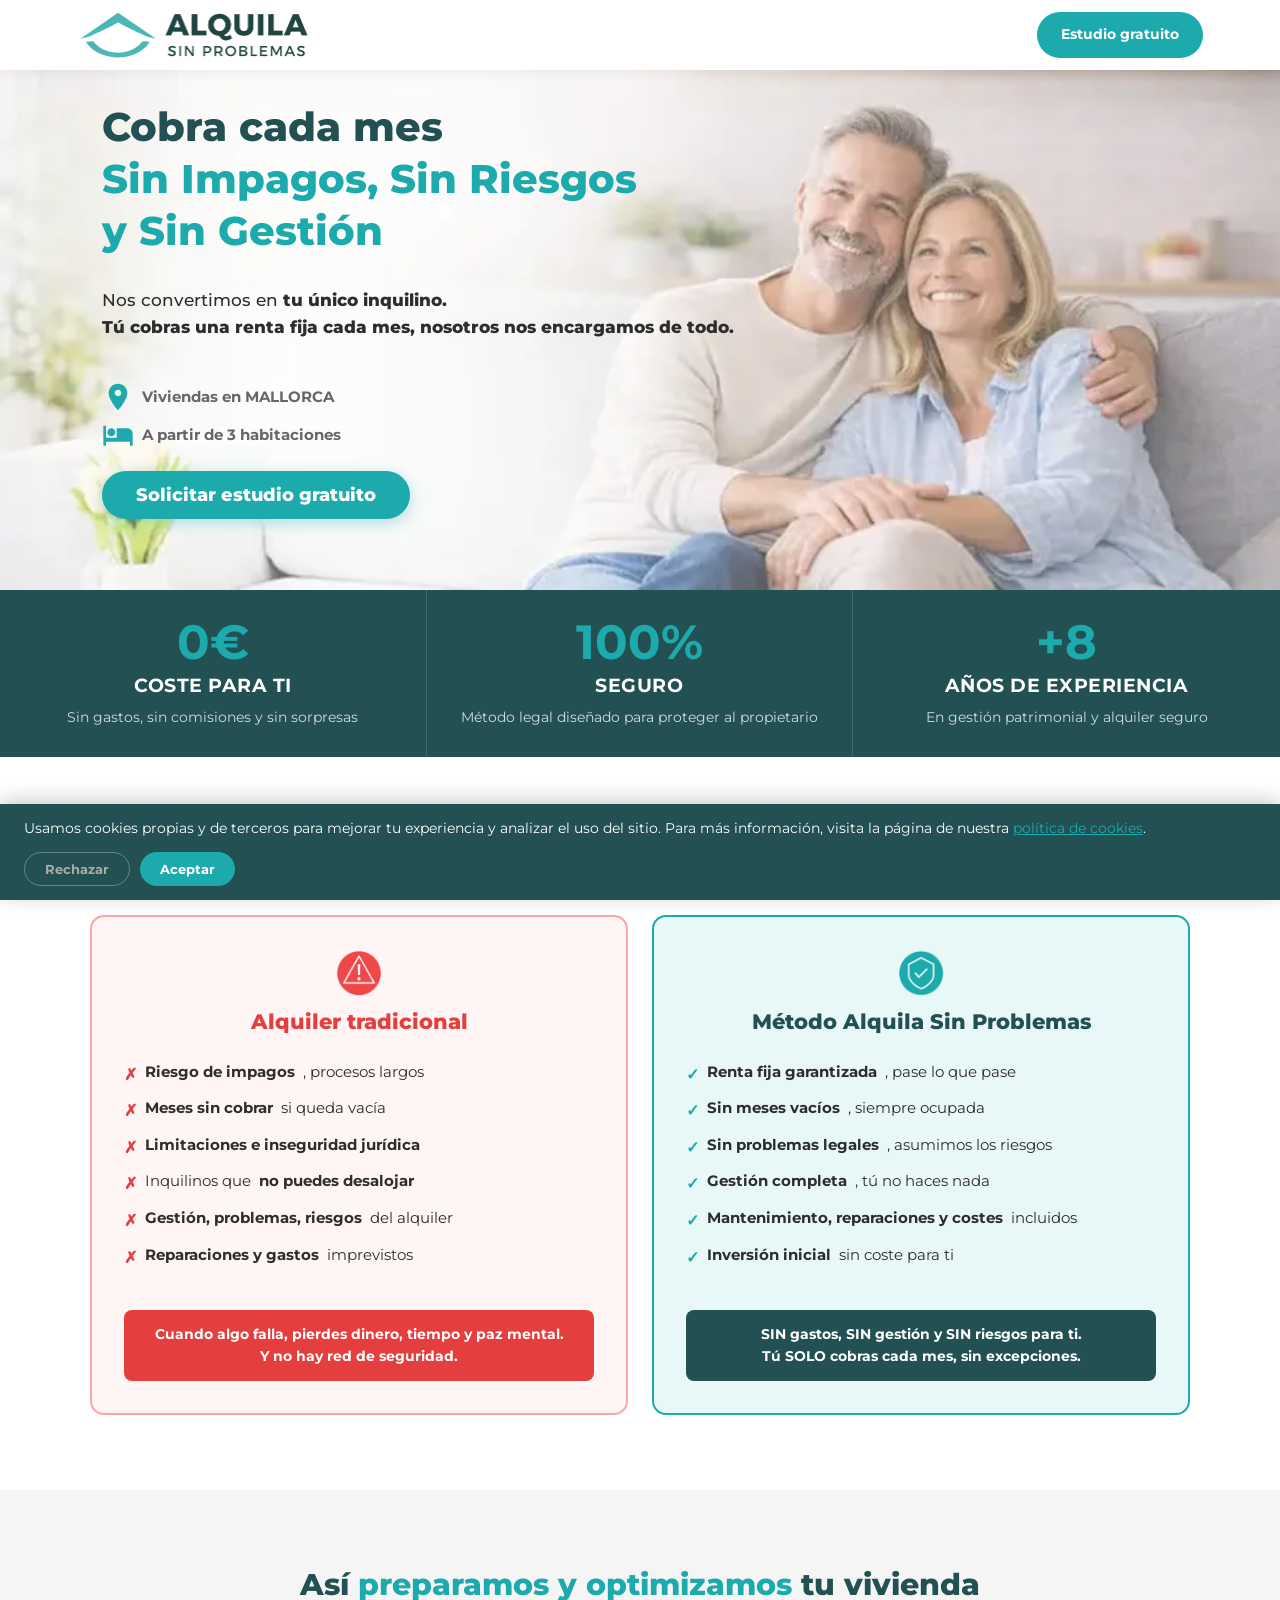
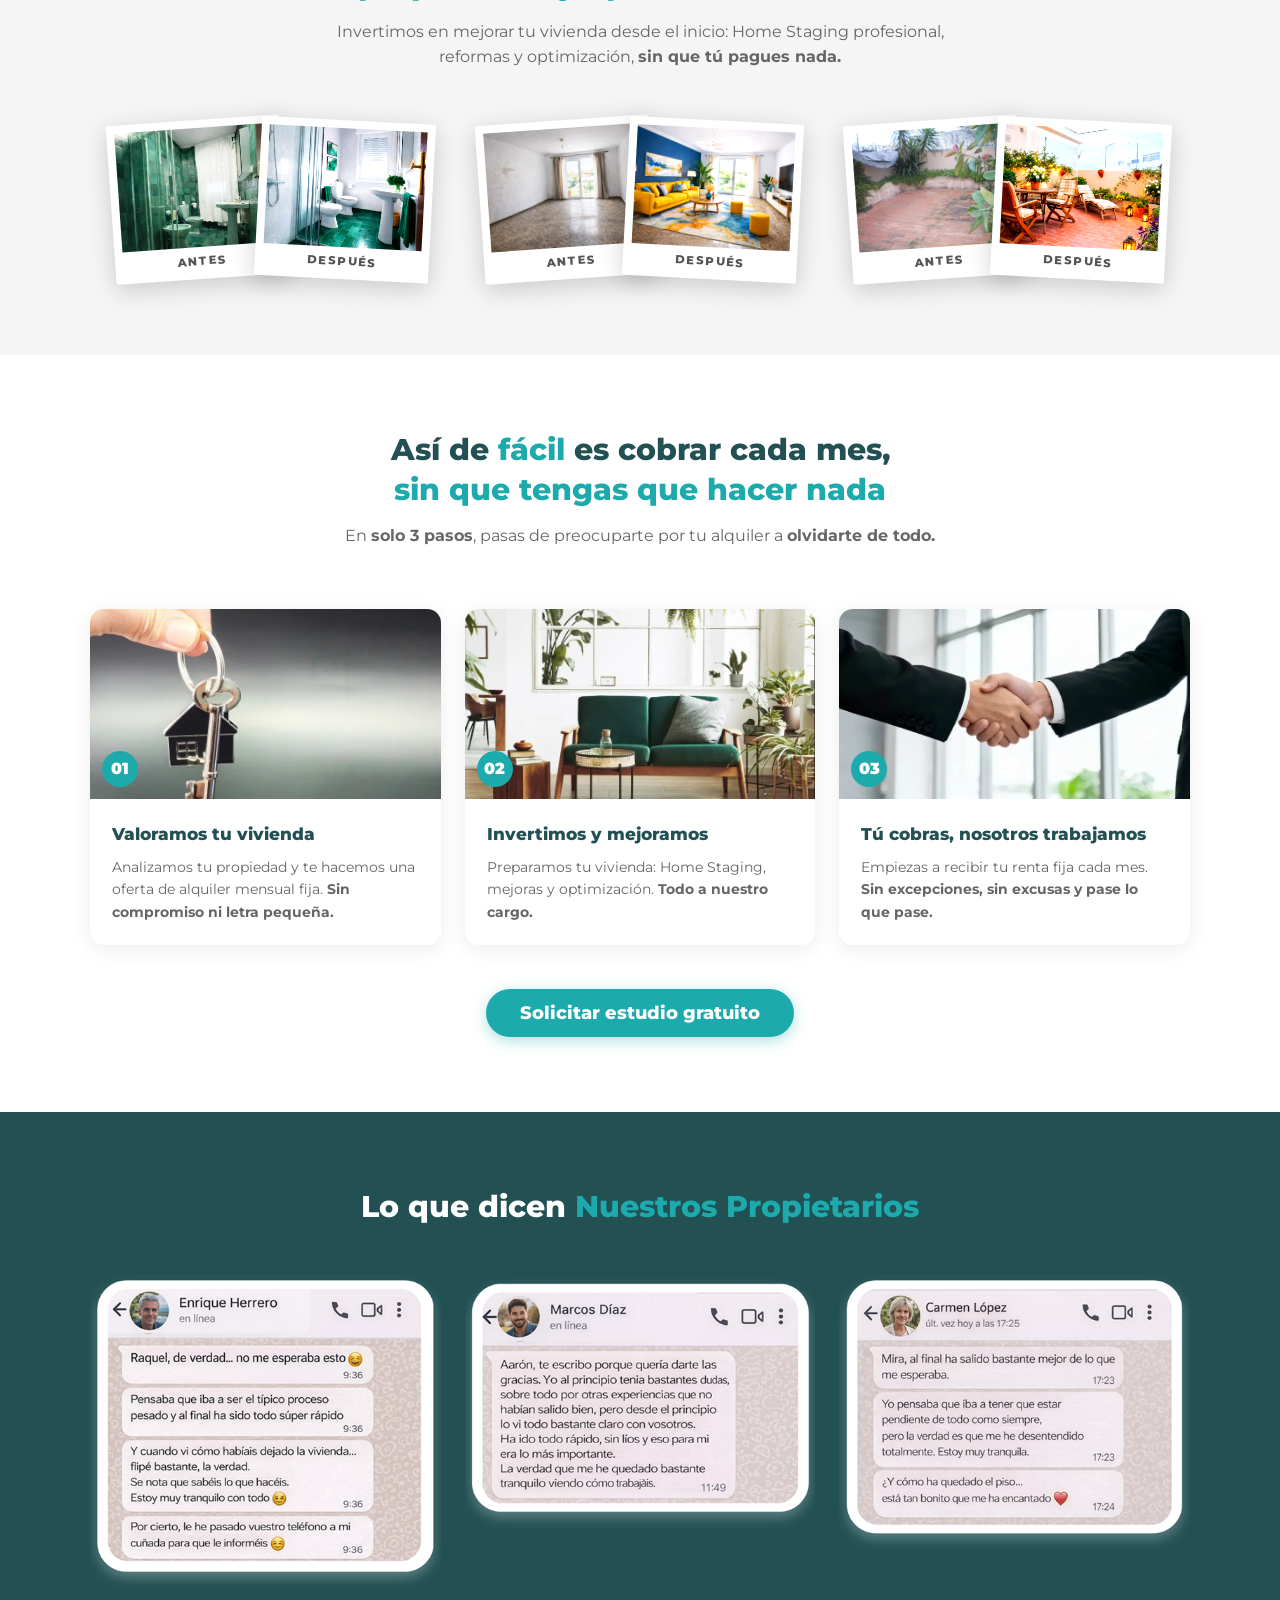
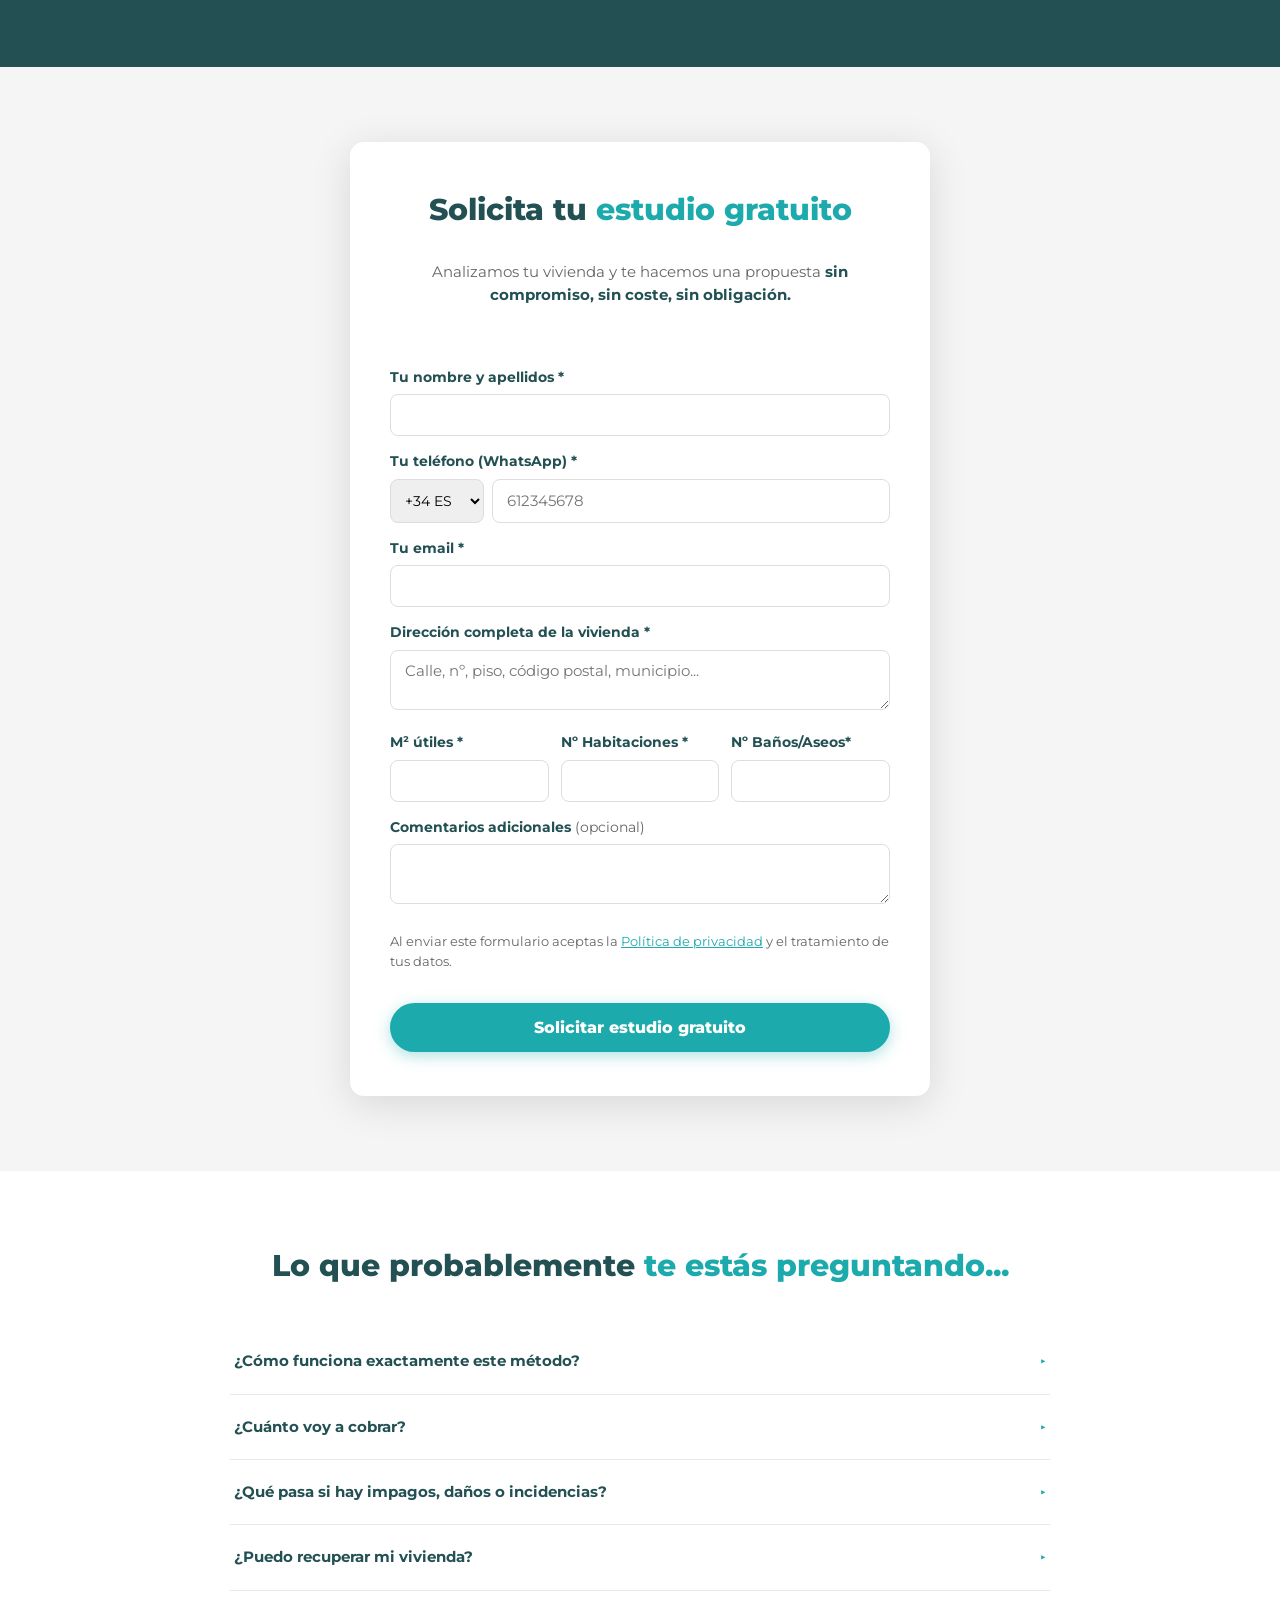
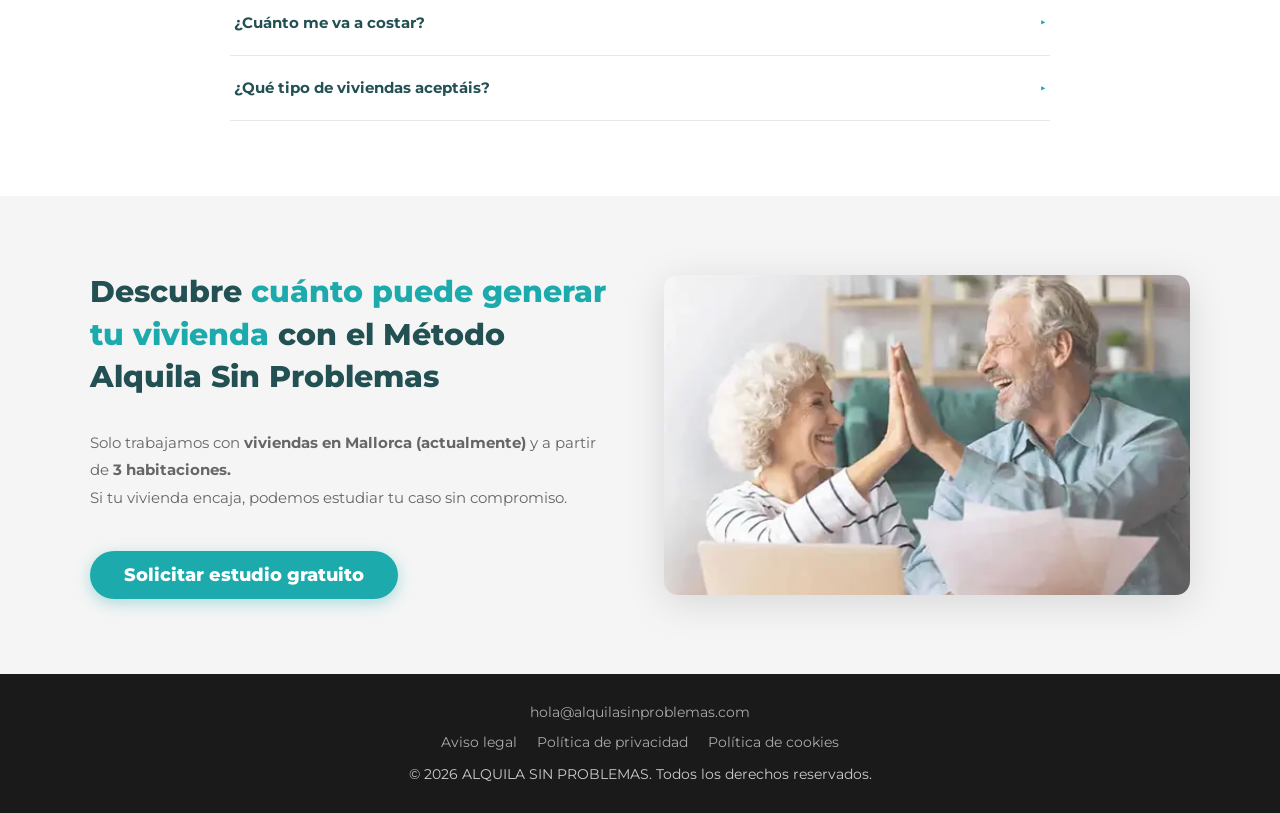
<file: index.html>
<!DOCTYPE html>
<html lang="es">
<head>
  <meta charset="UTF-8">
  <meta name="viewport" content="width=device-width, initial-scale=1.0">
  <title>Cobra cada mes, Sin Impagos, Sin Riesgos, Sin Gestión | Alquila Sin Problemas</title>
  <meta name="description" content="Nos convertimos en tu único inquilino. Cobras una renta fija cada mes, sin impagos, sin riesgos, sin gestión. Actualmente operamos en MALLORCA">
  <link rel="icon" type="image/png" href="images/1-FAVICON-WEB-pequeno-logo-alquila-sin-problemas-1.png">
  <meta property="og:type" content="website">
  <meta property="og:url" content="https://alquilasinproblemas.com/">
  <meta property="og:title" content="Cobra cada mes, Sin Impagos, Sin Riesgos, Sin Gestión | Alquila Sin Problemas">
  <meta property="og:description" content="Nos convertimos en tu único inquilino. Cobras una renta fija cada mes. Sin impagos, sin riesgos, sin gestión. 0€ de coste para ti. Actualmente operamos en MALLORCA">
  <meta property="og:image" content="https://alquilasinproblemas.com/images/1A-LOGO-GOOGLE-alquila-sin-problemas-tu-vivienda.png">
  <meta property="og:image:width" content="750">
  <meta property="og:image:height" content="750">
  <meta property="og:locale" content="es_ES">
  <meta property="og:site_name" content="Alquila Sin Problemas">
  <meta name="twitter:card" content="summary_large_image">
  <meta name="twitter:title" content="Cobra cada mes, Sin Impagos, Sin Riesgos, Sin Gestión | Alquila Sin Problemas">
  <meta name="twitter:description" content="Nos convertimos en tu único inquilino. Cobras una renta fija cada mes. Sin impagos, sin riesgos, sin gestión. 0€ de coste.">
  <meta name="twitter:image" content="https://alquilasinproblemas.com/images/1A-LOGO-GOOGLE-alquila-sin-problemas-tu-vivienda.png">
  <link rel="preconnect" href="https://fonts.googleapis.com">
  <link rel="preconnect" href="https://fonts.gstatic.com" crossorigin>
  <link href="https://fonts.googleapis.com/css2?family=Montserrat:wght@400;500;600;700;800;900&display=swap" rel="stylesheet">
  <script async src="https://www.googletagmanager.com/gtag/js?id=G-D1DLY5JELX"></script>
  <script>window.dataLayer=window.dataLayer||[];function gtag(){dataLayer.push(arguments);}gtag('js',new Date());gtag('config','G-D1DLY5JELX');</script>
  <script>!function(f,b,e,v,n,t,s){if(f.fbq)return;n=f.fbq=function(){n.callMethod?n.callMethod.apply(n,arguments):n.queue.push(arguments)};if(!f._fbq)f._fbq=n;n.push=n;n.loaded=!0;n.version='2.0';n.queue=[];t=b.createElement(e);t.async=!0;t.src=v;s=b.getElementsByTagName(e)[0];s.parentNode.insertBefore(t,s)}(window,document,'script','https://connect.facebook.net/en_US/fbevents.js');fbq('init','867315569693475');fbq('track','PageView');</script>
  <noscript><img height="1" width="1" style="display:none" src="https://www.facebook.com/tr?id=867315569693475&ev=PageView&noscript=1"/></noscript>
  <style>
    :root {
      --teal: #1daaac; --teal-dark: #225053; --teal-light: #e8f7f7;
      --gray: #f5f5f5; --white: #ffffff; --text: #2d2d2d; --text-light: #666;
      --red: #e53e3e; --radius: 14px;
      --shadow: 0 4px 20px rgba(0,0,0,0.08); --shadow-lg: 0 8px 40px rgba(0,0,0,0.12);
    }
    *, *::before, *::after { box-sizing: border-box; margin: 0; padding: 0; }
    html { scroll-behavior: smooth; }
    body { font-family: 'Montserrat', sans-serif; color: var(--text); background: var(--white); line-height: 1.6; -webkit-font-smoothing: antialiased; }
    img { max-width: 100%; height: auto; display: block; }
    a { text-decoration: none; color: inherit; }
    .ba-label-mobile { display: none; }
    #cookie-banner {
      position: fixed; bottom: 0; left: 0; right: 0; z-index: 9999;
      background: var(--teal-dark); color: white; padding: 14px 24px;
      display: flex; align-items: center; justify-content: space-between;
      flex-wrap: wrap; gap: 12px; font-size: 0.85rem;
      box-shadow: 0 -4px 20px rgba(0,0,0,0.2);
    }
    #cookie-banner a { color: var(--teal); text-decoration: underline; }
    .cookie-btns { display: flex; gap: 10px; flex-shrink: 0; }
    .btn-cookie { padding: 8px 20px; border-radius: 50px; font-weight: 700; font-size: 0.82rem; cursor: pointer; border: none; font-family: 'Montserrat', sans-serif; }
    .btn-accept { background: var(--teal); color: white; }
    .btn-reject { background: transparent; color: #aaa; border: 1px solid rgba(255,255,255,0.3); }
    .navbar {
      display: flex; align-items: center; justify-content: space-between;
      padding: 10px 6%; background: var(--white);
      box-shadow: 0 2px 12px rgba(0,0,0,0.07); position: sticky; top: 0; z-index: 100;
    }
    .navbar img { height: 50px; width: auto; mix-blend-mode: multiply; }
    .btn-nav {
      background: var(--teal); color: white; padding: 11px 24px;
      border-radius: 50px; font-weight: 700; font-size: 0.9rem; font-family: 'Montserrat', sans-serif;
      transition: background 0.2s, transform 0.1s;
    }
    .btn-nav:hover { background: var(--teal-dark); transform: translateY(-1px); }
    .hero {
      position: relative;
      min-height: 520px;
      background: url('images/3-FOTO-HEADER-BASE-alquila-sin-problemas-tu-vivienda-foto3.webp') center center / cover no-repeat;
      display: flex;
      align-items: center;
    }
    .hero::before {
      content: ''; position: absolute; inset: 0;
      background: linear-gradient(to right, rgba(247,250,250,0.15) 45%, rgba(247,250,250,0.0) 100%);
    }
    .hero-content {
      position: relative; z-index: 1;
      padding: 0px 8% 40px;
      max-width: 100%;
      display: flex; flex-direction: column; gap: 0;
    }
    .hero h1 { font-size: 2.5rem; font-weight: 800; color: var(--teal-dark); line-height: 1.3; margin-bottom: 30px; }
    .hero h1 span { color: var(--teal); display: block; }
    .mobile-br { display: none; }
    .menu-toggle { display: none; }
    .mobile-menu { display: none; }
    .hero-sub { font-size: 1.05rem; color: var(--text); font-weight: 500; margin-bottom: 40px; }
    .hero-sub strong { font-weight: 800; }
    .hero-note { font-size: 0.95rem; color: var(--text-light); display: flex; flex-direction: column; gap: 6px; margin-bottom: 20px; }
    .hero-note span { display: flex; align-items: center; gap: 8px; font-weight: 700; }
    .hero-note span svg { width: 32px; height: 32px; }
    .btn-primary {
      display: inline-block; background: var(--teal); color: white;
      padding: 10px 34px; border-radius: 50px; font-weight: 800; font-size: 1.1rem;
      font-family: 'Montserrat', sans-serif; transition: all 0.2s;
      box-shadow: 0 4px 15px rgba(29,170,172,0.35); border: none; cursor: pointer;
    }
    .btn-primary:hover { background: var(--teal-dark); transform: translateY(-2px); box-shadow: 0 6px 20px rgba(29,170,172,0.45); }
    .stats-bar { background: var(--teal-dark); color: white; display: grid; grid-template-columns: 1fr 1fr 1fr; }
    .stat-item { padding: 28px 20px; text-align: center; border-right: 1px solid rgba(255,255,255,0.15); }
    .stat-item:last-child { border-right: none; }
    .stat-num { font-size: 3rem; font-weight: 700; color: var(--teal); line-height: 1; }
    .stat-label { font-size: 1.2rem; font-weight: 700; margin: 4px 0 5px; text-transform: uppercase; letter-spacing: 0.5px; }
    .stat-desc { font-size: 0.9rem; opacity: 0.8; }
    .section { padding: 75px 6%; }
    .section-gray { background: var(--gray); }
    .container { max-width: 1100px; margin: 0 auto; }
    .text-center { text-align: center; }
    .section-title { font-size: 1.9rem; font-weight: 800; color: var(--teal-dark); margin-bottom: 14px; line-height: 1.3; }
    .section-title span { color: var(--teal); }
    .section-sub { font-size: 1rem; color: var(--text-light); max-width: 660px; margin: 0 auto 60px; }
    .comparison-grid { display: grid; grid-template-columns: 1fr 1fr; gap: 24px; margin-top: 44px; }
    .comp-card { border-radius: var(--radius); padding: 32px; border: 2px solid; }
    .comp-card.bad { border-color: #fca5a5; background: #fff5f5; }
    .comp-card.good { border-color: var(--teal); background: var(--teal-light); }
    .comp-header { display: flex; flex-direction: column; align-items: center; gap: 8px; margin-bottom: 22px; text-align: center; }
    .comp-header img { width: 48px; height: 48px; }
    .comp-title { font-size: 1.3rem; font-weight: 800; }
    .comp-card.bad .comp-title { color: var(--red); }
    .comp-card.good .comp-title { color: var(--teal-dark); }
    .comp-list { list-style: none; display: flex; flex-direction: column; gap: 10px; }
    .comp-list li { font-size: 0.92rem; display: flex; align-items: flex-start; gap: 8px; }
    .comp-list li::before { font-size: 1rem; flex-shrink: 0; margin-top: 1px; }
    .comp-card.bad .comp-list li::before { content: "✗"; color: var(--red); font-weight: 800; }
    .comp-card.good .comp-list li::before { content: "✓"; color: var(--teal); font-weight: 800; }
    .comp-footer { margin-top: 40px; padding: 14px 18px; border-radius: 8px; font-size: 0.9rem; font-weight: 700; text-align: center; line-height: 1.5; }
    .comp-card.bad .comp-footer { background: var(--red); color: white; }
    .comp-card.good .comp-footer { background: var(--teal-dark); color: white; }

    /* BEFORE/AFTER — POLAROID */
    .ba-grid { display: grid; grid-template-columns: repeat(3, 1fr); gap: 5px; margin-top: 44px; }
    .ba-pair { display: flex; justify-content: center; align-items: flex-end; position: relative; height: 150px; }
    .ba-photos { display: contents; }
    .ba-photo { position: relative; width: 48%; background: white; padding: 8px 8px 32px; box-shadow: 0 6px 24px rgba(0,0,0,0.18); border-radius: 2px; flex-shrink: 0; }
    .ba-photo:first-child { transform: rotate(-4deg) translateX(14px); z-index: 1; }
    .ba-photo:last-child { transform: rotate(3deg) translateX(-14px); z-index: 2; }
    .ba-photo img { width: 100%; aspect-ratio: 4/3; object-fit: cover; display: block; filter: saturate(1.3) contrast(1.1) brightness(1.05); }
    .ba-photo img.antes { filter: none; }
    .ba-photo::after { content: attr(data-label); position: absolute; bottom: 8px; left: 0; right: 0; text-align: center; font-size: 0.72rem; font-weight: 800; color: #555; text-transform: uppercase; letter-spacing: 1.5px; font-family: 'Montserrat', sans-serif; }
    .ba-labels-row { display: none; }
    .ba-label-ext { display: none; }

    .steps-grid { display: grid; grid-template-columns: repeat(3, 1fr); gap: 24px; margin-top: 44px; }
    .step-card { background: white; border-radius: var(--radius); box-shadow: var(--shadow); overflow: hidden; transition: transform 0.2s, box-shadow 0.2s; }
    .step-card:hover { transform: translateY(-4px); box-shadow: var(--shadow-lg); }
    .step-img { height: 190px; overflow: hidden; position: relative; }
    .step-img img { width: 100%; height: 100%; object-fit: cover; }
    .step-num { position: absolute; bottom: 12px; left: 12px; background: var(--teal); color: white; width: 36px; height: 36px; border-radius: 50%; display: flex; align-items: center; justify-content: center; font-weight: 900; font-size: 1rem; }
    .step-body { padding: 22px; }
    .step-body h3 { font-size: 1.05rem; font-weight: 800; color: var(--teal-dark); margin-bottom: 8px; }
    .step-body p { font-size: 0.88rem; color: var(--text-light); line-height: 1.6; }
    .testimonials-section { background: var(--teal-dark); }
    .testimonials-section .section-title { color: white; }
    .testimonials-section .section-title span { color: var(--teal); }
    .testimonials-grid { display: grid; grid-template-columns: repeat(3, 1fr); gap: 24px; margin-top: 44px; }
    .testimonial-card { border-radius: var(--radius); overflow: hidden; }
    .testimonial-card img { width: 100%; height: auto; }
    .form-section { background: var(--gray); }
    .form-wrapper { background: white; border-radius: var(--radius); padding: 44px 40px; box-shadow: var(--shadow-lg); max-width: 580px; margin: 0 auto; }
    .form-title { font-size: 1.9rem; font-weight: 800; color: var(--teal-dark); margin-bottom: 6px; text-align: center; }
    .form-sub { font-size: 0.92rem; color: var(--text-light); text-align: center; margin-bottom: 28px; padding-top: 20px; padding-bottom: 30px; }
    .form-sub strong { color: var(--teal-dark); font-weight: 700; }
    .faq-section { background: white; }
    .faq-list { max-width: 820px; margin: 0 auto; }
    .faq-item { border-bottom: 1px solid #e8e8e8; }
    .faq-q { display: flex; align-items: center; justify-content: space-between; padding: 20px 4px; cursor: pointer; font-weight: 700; font-size: 0.95rem; color: var(--teal-dark); gap: 12px; user-select: none; }
    .faq-q::after { content: "▶"; font-size: 0.65rem; color: var(--teal); transition: transform 0.2s; flex-shrink: 0; }
    .faq-item.open .faq-q::after { transform: rotate(90deg); }
    .faq-a { display: none; padding: 0 4px 20px; font-size: 0.92rem; color: var(--text); line-height: 1.75; }
    .faq-item.open .faq-a { display: block; }
    .faq-a strong { font-weight: 800; color: var(--teal-dark); }
#formulario { scroll-margin-top: 80px; }
    .final-cta { background: var(--gray); overflow: hidden; }
    .final-cta-inner { display: grid; grid-template-columns: 1fr 1fr; align-items: center; gap: 48px; }
    .final-cta-text h2 { font-size: 1.9rem; font-weight: 800; color: var(--teal-dark); margin-bottom: 30px; line-height: 1.4; }
    .final-cta-text h2 span { color: var(--teal); }
    .final-cta-text p { color: var(--text-light); margin-bottom: 40px; font-size: 0.95rem; line-height: 1.8; }
    .final-cta-img { border-radius: var(--radius); overflow: hidden; box-shadow: var(--shadow-lg); }
    .final-cta-img img { width: 100%; height: 320px; object-fit: cover; object-position: right center; }
    footer { background: #1a1a1a; color: #ccc; text-align: center; padding: 28px 6%; font-size: 0.85rem; }
    footer a { color: #aaa; transition: color 0.2s; }
    footer a:hover { color: var(--teal); }
    .footer-links { margin: 8px 0 10px; display: flex; justify-content: center; gap: 20px; flex-wrap: wrap; }
    @media (max-width: 960px) {
      .hero-content { padding: 30px 6%; }
      .hero h1 { font-size: 2rem; }
      .comparison-grid { grid-template-columns: 1fr; }
      .steps-grid { grid-template-columns: 1fr; }
      .testimonials-grid { grid-template-columns: 1fr; }
      .final-cta-inner { grid-template-columns: 1fr; }
      .final-cta-img { display: none; }
      .stats-bar { grid-template-columns: 1fr; }
      .stat-item { border-right: none; border-bottom: 1px solid rgba(255,255,255,0.15); }
      .stat-item:last-child { border-bottom: none; }
    }
    @media (max-width: 768px) {
      .final-cta-img { display: block; order: -1; margin-bottom: 24px; }
      .section { padding: 55px 5%; }
      .ba-grid { grid-template-columns: 1fr; gap: 30px; }
      .ba-pair { flex-direction: column; align-items: center; height: auto; gap: 15px; padding: 20px 0; }
      .ba-photo { width: 80%; transform: none !important; }
      .ba-photo:first-child { transform: rotate(-2deg) !important; z-index: 1; }
      .ba-photo:last-child { transform: rotate(2deg) !important; z-index: 2; margin-top: -15px; }
      .ba-photo:first-child::after { display: none; }
      .ba-label-mobile { display: block; text-align: center; font-size: 0.8rem; font-weight: 800; color: #555; text-transform: uppercase; letter-spacing: 1.5px; padding-top: 6px; }
      .hero h1 { font-size: 35px; }
      .hero h1 { padding-top: 35px; }
      .form-wrapper { padding: 28px 18px; }
      .btn-nav { display: none; }
      .menu-toggle { display: flex; align-items: center; justify-content: center; background: transparent; border: none; padding: 10px; cursor: pointer; font-size: 1.5rem; color: #000; }
      .mobile-menu { position: absolute; top: 100%; left: 0; right: 0; background: white; box-shadow: 0 8px 20px rgba(0,0,0,0.1); padding: 20px 6%; z-index: 99; }
      .mobile-menu.open { display: block; }
      .hero { background: url('images/3-FOTO-HEADER-WEB-alquila-sin-problemas-tu-vivienda-foto3.webp') center top / cover no-repeat; min-height: 620px; }
      .hero-content { padding-bottom: 40px; }
      .hero-note { margin-bottom: 360px; font-size: 1.2rem; }
      .mobile-br { display: block; }
      .btn-primary { display: block; text-align: center; font-size: 1.1rem; }
      .btn-nav { font-size: 1.1rem; }
      .btn-cookie { font-size: 1.1rem; }
      .hero-sub { font-size: 1.3rem; }
      .stat-num { font-size: 4rem; }
      .stat-label { font-size: 25px; }
      .stat-desc { font-size: 19px; }
      .section-title { font-size: 32px !important; }
      .form-title { font-size: 32px !important; line-height: 1.3; }
      .final-cta-text h2 { font-size: 32px !important; }
      .comp-list { gap: 18px; }
      .comp-list li { font-size: 18px; display: block; padding-left: 22px; position: relative; }
      .comp-list li::before { position: absolute; left: 0; top: 2px; font-size: 1.4rem; }
      .comp-footer { font-size: 20px; }
      .comp-title { font-size: 24px; }
      .step-body p { font-size: 16px; }
      .step-body h3 { font-size: 22px; }
      .faq-q { font-size: 18px; }
      .faq-a { font-size: 16px; }
      .section-sub { font-size: 18px; }
      .hero-note { font-size: 16px; }
      .form-sub { font-size: 16px; }
      input, select, textarea { font-size: 16px !important; }
      label { font-size: 15px !important; }
      .form-grid-3 { grid-template-columns: 1fr 1fr !important; }
      .stat-item:last-child { padding-bottom: 32px; }
      .final-cta-text p { font-size: 18px; }
.steps-grid { gap: 60px; }
.step-num { font-size: 2rem; width: 60px; height: 60px; }
    }
    @media (max-width: 480px) {
      .section-title { font-size: 1.35rem; }
    }
  </style>
</head>
<body>

<div id="cookie-banner">
  <span>Usamos cookies propias y de terceros para mejorar tu experiencia y analizar el uso del sitio. Para más información, visita la página de nuestra <a href="politica-cookies.html">política de cookies</a>.</span>
  <div class="cookie-btns">
    <button class="btn-cookie btn-reject" onclick="closeCookies()">Rechazar</button>
    <button class="btn-cookie btn-accept" onclick="acceptCookies()">Aceptar</button>
  </div>
</div>

<nav class="navbar" style="position:relative">
  <a href="index.html"><img src="images/2-LOGO-largo-alquila-sin-problemas-alquiler.png" alt="Alquila Sin Problemas"></a>
  <a href="#formulario" class="btn-nav">Estudio gratuito</a>
  <button class="menu-toggle" onclick="this.parentElement.querySelector('.mobile-menu').classList.toggle('open')">☰</button>
  <div class="mobile-menu">
    <a href="#formulario" class="btn-primary" style="width:100%;text-align:center;display:block" onclick="this.closest('.mobile-menu').classList.remove('open')">Solicitar estudio gratuito</a>
  </div>
</nav>

<section class="hero">
  <div class="hero-content">
    <h1>Cobra cada mes<br><span>Sin Impagos, <br class="mobile-br">Sin Riesgos<br>y Sin Gestión</span></h1>
    <p class="hero-sub">Nos convertimos en <strong>tu único inquilino.</strong><br><strong>Tú cobras una renta fija cada mes, nosotros nos encargamos de todo.</strong></p>
    <div>
      <p class="hero-note">
        <span><svg width="16" height="16" viewBox="0 0 24 24" fill="none"><path d="M12 2C8.13 2 5 5.13 5 9c0 5.25 7 13 7 13s7-7.75 7-13c0-3.87-3.13-7-7-7zm0 9.5c-1.38 0-2.5-1.12-2.5-2.5s1.12-2.5 2.5-2.5 2.5 1.12 2.5 2.5-1.12 2.5-2.5 2.5z" fill="#1daaac"/></svg>Viviendas en MALLORCA</span>
        <span><svg width="16" height="16" viewBox="0 0 24 24" fill="none"><path d="M7 13c1.66 0 3-1.34 3-3S8.66 7 7 7s-3 1.34-3 3 1.34 3 3 3zm12-6h-8v7H3V5H1v15h2v-3h18v3h2v-9c0-2.21-1.79-4-4-4z" fill="#1daaac"/></svg>A partir de 3 habitaciones</span>
      </p>
      <a href="#formulario" class="btn-primary">Solicitar estudio gratuito</a>
    </div>
  </div>
</section>

<div class="stats-bar">
  <div class="stat-item">
    <div class="stat-num">0€</div>
    <div class="stat-label">Coste para ti</div>
    <div class="stat-desc">Sin gastos, sin comisiones y sin sorpresas</div>
  </div>
  <div class="stat-item">
    <div class="stat-num">100%</div>
    <div class="stat-label">Seguro</div>
    <div class="stat-desc">Método legal diseñado para proteger al propietario</div>
  </div>
  <div class="stat-item">
    <div class="stat-num">+8</div>
    <div class="stat-label">Años de experiencia</div>
    <div class="stat-desc">En gestión patrimonial y alquiler seguro</div>
  </div>
</div>

<section class="section">
  <div class="container">
    <h2 class="section-title text-center">El problema no es alquilar, es <span>TODO lo que viene después</span></h2>
    <div class="comparison-grid">
      <div class="comp-card bad">
        <div class="comp-header">
          <img src="images/4A-icono-MODELO-TRADICIONAL.png" alt="">
          <div class="comp-title">Alquiler tradicional</div>
        </div>
        <ul class="comp-list">
          <li><strong>Riesgo de impagos</strong>, procesos largos</li>
          <li><strong>Meses sin cobrar</strong> si queda vacía</li>
          <li><strong>Limitaciones e inseguridad jurídica</strong></li>
          <li>Inquilinos que <strong>no puedes desalojar</strong></li>
          <li><strong>Gestión, problemas, riesgos</strong> del alquiler</li>
          <li><strong>Reparaciones y gastos</strong> imprevistos</li>
        </ul>
        <div class="comp-footer">Cuando algo falla, pierdes dinero, tiempo y paz mental.<br>Y no hay red de seguridad.</div>
      </div>
      <div class="comp-card good">
        <div class="comp-header">
          <img src="images/4B-icono-MODELO-ALQUILA-SIN-PROBLEMAS.png" alt="">
          <div class="comp-title">Método Alquila Sin Problemas</div>
        </div>
        <ul class="comp-list">
          <li><strong>Renta fija garantizada</strong>, pase lo que pase</li>
          <li><strong>Sin meses vacíos</strong>, siempre ocupada</li>
          <li><strong>Sin problemas legales</strong>, asumimos los riesgos</li>
          <li><strong>Gestión completa</strong>, tú no haces nada</li>
          <li><strong>Mantenimiento, reparaciones y costes</strong> incluidos</li>
          <li><strong>Inversión inicial</strong> sin coste para ti</li>
        </ul>
        <div class="comp-footer">SIN gastos, SIN gestión y SIN riesgos para ti.<br>Tú SOLO cobras cada mes, sin excepciones.</div>
      </div>
    </div>
  </div>
</section>

<section class="section section-gray">
  <div class="container">
    <h2 class="section-title text-center">Así <span>preparamos y optimizamos</span> tu vivienda</h2>
    <p class="section-sub text-center">Invertimos en mejorar tu vivienda desde el inicio: Home Staging profesional, reformas y optimización, <strong>sin que tú pagues nada.</strong></p>
    <div class="ba-grid">
      <div class="ba-pair">
        <div class="ba-photos">
          <div class="ba-photo" data-label="ANTES"><img src="images/5A-bano-antes.webp" alt="Baño antes" class="antes" loading="lazy"><span class="ba-label-mobile">ANTES</span></div>
          <div class="ba-photo" data-label="DESPUÉS"><img src="images/5C-bano-despues.webp" alt="Baño después" loading="lazy"></div>
        </div>
      </div>
      <div class="ba-pair">
        <div class="ba-photos">
          <div class="ba-photo" data-label="ANTES"><img src="images/6A-salon-antes.webp" alt="Salón antes" class="antes" loading="lazy"><span class="ba-label-mobile">ANTES</span></div>
          <div class="ba-photo" data-label="DESPUÉS"><img src="images/6B-salon-despues.webp" alt="Salón después" loading="lazy"></div>
        </div>
      </div>
      <div class="ba-pair">
        <div class="ba-photos">
          <div class="ba-photo" data-label="ANTES"><img src="images/7A-terraza-antes.webp" alt="Terraza antes" class="antes" loading="lazy"><span class="ba-label-mobile">ANTES</span></div>
          <div class="ba-photo" data-label="DESPUÉS"><img src="images/7B-terraza-despues.webp" alt="Terraza después" loading="lazy"></div>
        </div>
      </div>
    </div>
  </div>
</section>

<section class="section">
  <div class="container">
    <h2 class="section-title text-center">Así de <span>fácil</span> es cobrar cada mes,<br><span>sin que tengas que hacer nada</span></h2>
    <p class="section-sub text-center" style="margin:0 auto 60px;">En <strong>solo 3 pasos</strong>, pasas de preocuparte por tu alquiler a <strong>olvidarte de todo.</strong></p>
    <div class="steps-grid">
      <div class="step-card">
        <div class="step-img">
          <img src="images/8A-Valoramos-tu-vivienda-alquila-sin-problemas.webp" alt="Valoramos tu vivienda" loading="lazy">
          <div class="step-num">01</div>
        </div>
        <div class="step-body">
          <h3>Valoramos tu vivienda</h3>
          <p>Analizamos tu propiedad y te hacemos una oferta de alquiler mensual fija. <strong>Sin compromiso ni letra pequeña.</strong></p>
        </div>
      </div>
      <div class="step-card">
        <div class="step-img">
          <img src="images/8B-invertimos-y-mejoramos-alquila-sin-problemas.webp" alt="Invertimos y mejoramos" loading="lazy">
          <div class="step-num">02</div>
        </div>
        <div class="step-body">
          <h3>Invertimos y mejoramos</h3>
          <p>Preparamos tu vivienda: Home Staging, mejoras y optimización. <strong>Todo a nuestro cargo.</strong></p>
        </div>
      </div>
      <div class="step-card">
        <div class="step-img">
          <img src="images/8C-tu-cobras-nosotros-trabajamos-alquila-sin-problemas.webp" alt="Tú cobras, nosotros trabajamos" loading="lazy">
          <div class="step-num">03</div>
        </div>
        <div class="step-body">
          <h3>Tú cobras, nosotros trabajamos</h3>
          <p>Empiezas a recibir tu renta fija cada mes. <strong>Sin excepciones, sin excusas y pase lo que pase.</strong></p>
        </div>
      </div>
    </div>
    <div class="text-center" style="margin-top:44px;">
      <a href="#formulario" class="btn-primary">Solicitar estudio gratuito</a>
    </div>
  </div>
</section>

<section class="section testimonials-section">
  <div class="container">
    <h2 class="section-title text-center">Lo que dicen <span>Nuestros Propietarios</span></h2>
    <div class="testimonials-grid">
      <div class="testimonial-card"><img src="images/10-resena-alquila-sin-problemas-1.png" alt="Testimonio Enrique Herrero" loading="lazy"></div>
      <div class="testimonial-card"><img src="images/10-resena-alquila-sin-problemas-2.png" alt="Testimonio Marcos Díaz" loading="lazy"></div>
      <div class="testimonial-card"><img src="images/10-resena-alquila-sin-problemas-3.png" alt="Testimonio Carmen López" loading="lazy"></div>
    </div>
  </div>
</section>

<section class="section form-section" id="formulario">
  <div class="container">
    <div class="form-wrapper">
      <h2 class="form-title">Solicita tu <span style="color:var(--teal)">estudio gratuito</span></h2>
      <p class="form-sub">Analizamos tu vivienda y te hacemos una propuesta <strong>sin compromiso, sin coste, sin obligación.</strong></p>
      <form method="POST" action="/api/submit-web">
        <div style="margin-bottom:14px">
          <label style="display:block;font-weight:700;font-size:0.88rem;color:var(--teal-dark);margin-bottom:6px">Tu nombre y apellidos *</label>
          <input type="text" name="NOMBRE" required style="width:100%;padding:11px 14px;border:1.5px solid #ddd;border-radius:8px;font-family:Montserrat,sans-serif;font-size:0.92rem" oninvalid="this.setCustomValidity('Por favor introduce tu nombre')" oninput="this.setCustomValidity('')">
        </div>
        <div style="margin-bottom:14px">
          <label style="display:block;font-weight:700;font-size:0.88rem;color:var(--teal-dark);margin-bottom:6px">Tu teléfono (WhatsApp) *</label>
          <div style="display:flex;gap:8px">
            <select name="SMS__COUNTRY_CODE" style="padding:11px 10px;border:1.5px solid #ddd;border-radius:8px;font-family:Montserrat,sans-serif;font-size:0.88rem;flex-shrink:0">
              <option value="+34" selected>+34 ES</option>
              <option value="+1">+1 US</option>
              <option value="+44">+44 GB</option>
              <option value="+33">+33 FR</option>
              <option value="+49">+49 DE</option>
              <option value="+39">+39 IT</option>
              <option value="+351">+351 PT</option>
            </select>
            <input type="tel" name="SMS" required pattern="[0-9]{6,15}" style="width:100%;padding:11px 14px;border:1.5px solid #ddd;border-radius:8px;font-family:Montserrat,sans-serif;font-size:0.92rem" placeholder="612345678" oninvalid="this.setCustomValidity('Introduce un número de teléfono válido')" oninput="this.setCustomValidity('');this.value=this.value.replace(/[^0-9]/g,'')">
          </div>
        </div>
        <div style="margin-bottom:14px">
          <label style="display:block;font-weight:700;font-size:0.88rem;color:var(--teal-dark);margin-bottom:6px">Tu email *</label>
          <input type="email" name="EMAIL" required style="width:100%;padding:11px 14px;border:1.5px solid #ddd;border-radius:8px;font-family:Montserrat,sans-serif;font-size:0.92rem" oninvalid="this.setCustomValidity('Introduce un email válido')" oninput="this.setCustomValidity('')">
        </div>
        <div style="margin-bottom:14px">
          <label style="display:block;font-weight:700;font-size:0.88rem;color:var(--teal-dark);margin-bottom:6px">Dirección completa de la vivienda *</label>
          <textarea name="DIRECCION" required rows="2" style="width:100%;padding:11px 14px;border:1.5px solid #ddd;border-radius:8px;font-family:Montserrat,sans-serif;font-size:0.92rem;resize:vertical" placeholder="Calle, nº, piso, código postal, municipio..." oninvalid="this.setCustomValidity('Introduce la dirección de la vivienda')" oninput="this.setCustomValidity('')"></textarea>
        </div>
        <div style="display:grid;grid-template-columns:1fr 1fr 1fr;gap:12px;margin-bottom:14px" class="form-grid-3">
          <div>
            <label style="display:block;font-weight:700;font-size:0.88rem;color:var(--teal-dark);margin-bottom:6px">M² útiles *</label>
            <input type="number" name="M2" required min="1" style="width:100%;padding:11px 14px;border:1.5px solid #ddd;border-radius:8px;font-family:Montserrat,sans-serif;font-size:0.92rem" oninvalid="this.setCustomValidity('Introduce los m²')" oninput="this.setCustomValidity('')">
          </div>
          <div>
            <label style="display:block;font-weight:700;font-size:0.88rem;color:var(--teal-dark);margin-bottom:6px">Nº Habitaciones *</label>
            <input type="number" name="HABITACIONES" required min="1" style="width:100%;padding:11px 14px;border:1.5px solid #ddd;border-radius:8px;font-family:Montserrat,sans-serif;font-size:0.92rem" oninvalid="this.setCustomValidity('Introduce el nº de habitaciones')" oninput="this.setCustomValidity('')">
          </div>
          <div>
            <label style="display:block;font-weight:700;font-size:0.88rem;color:var(--teal-dark);margin-bottom:6px">Nº Baños/Aseos*</label>
            <input type="number" name="BANOS" required min="1" style="width:100%;padding:11px 14px;border:1.5px solid #ddd;border-radius:8px;font-family:Montserrat,sans-serif;font-size:0.92rem" oninvalid="this.setCustomValidity('Introduce el nº de baños')" oninput="this.setCustomValidity('')">
          </div>
        </div>
        <div style="margin-bottom:20px">
          <label style="display:block;font-weight:700;font-size:0.88rem;color:var(--teal-dark);margin-bottom:6px">Comentarios adicionales <span style="font-weight:400;color:var(--text-light)">(opcional)</span></label>
          <textarea name="COMENTARIOS" rows="2" style="width:100%;padding:11px 14px;border:1.5px solid #ddd;border-radius:8px;font-family:Montserrat,sans-serif;font-size:0.92rem;resize:vertical"></textarea>
        </div>
        <div style="font-size:0.8rem;color:var(--text-light);margin-bottom:30px">
          Al enviar este formulario aceptas la <a href="politica-privacidad.html" style="color:var(--teal);text-decoration:underline">Política de privacidad</a> y el tratamiento de tus datos.
        </div>
        <button type="submit" class="btn-primary" style="width:100%;font-size:1rem;padding:15px">Solicitar estudio gratuito</button>
      </form>
    </div>
  </div>
</section>

<section class="section faq-section">
  <div class="container">
    <h2 class="section-title text-center">Lo que probablemente <span>te estás preguntando...</span></h2>
    <div class="faq-list" style="margin-top:44px">
      <div class="faq-item">
        <div class="faq-q">¿Cómo funciona exactamente este método?</div>
        <div class="faq-a">Primero, <strong>analizamos tu vivienda y fijamos una renta mensual</strong> contigo. Después, firmamos un contrato donde <strong>Alquila Sin Problemas se convierte en tu único inquilino</strong>. A partir de ahí, <strong>nos encargamos de todo</strong>: gestión, mantenimiento, costes y riesgos. <strong>Recibes tu renta fija cada mes, sin excepciones.</strong></div>
      </div>
      <div class="faq-item">
        <div class="faq-q">¿Cuánto voy a cobrar?</div>
        <div class="faq-a">La renta depende de las características y ubicación de tu vivienda. Tras analizarla, te proponemos <strong>una renta fija clara antes de firmar.</strong></div>
      </div>
      <div class="faq-item">
        <div class="faq-q">¿Qué pasa si hay impagos, daños o incidencias?</div>
        <div class="faq-a">El problema no es tuyo. <strong>Nosotros asumimos el 100% del riesgo.</strong> Todos los gastos de <strong>mantenimiento, reparaciones y mejora corren de nuestra cuenta.</strong> Tu renta está garantizada <strong>pase lo que pase.</strong></div>
      </div>
      <div class="faq-item">
        <div class="faq-q">¿Puedo recuperar mi vivienda?</div>
        <div class="faq-a">Sí, las condiciones quedan definidas en el contrato desde el principio. <strong>La propiedad sigue siendo 100% tuya.</strong></div>
      </div>
      <div class="faq-item">
        <div class="faq-q">¿Cuánto me va a costar?</div>
        <div class="faq-a">Nada. <strong>No hay comisiones, ni cuotas.</strong> Nosotros asumimos <strong>toda la gestión, los costes y el riesgo.</strong></div>
      </div>
      <div class="faq-item">
        <div class="faq-q">¿Qué tipo de viviendas aceptáis?</div>
        <div class="faq-a">Viviendas en <strong>Mallorca (actualmente)</strong>, a partir de <strong>3 habitaciones.</strong></div>
      </div>
    </div>
  </div>
</section>

<section class="section final-cta">
  <div class="container">
    <div class="final-cta-inner">
      <div class="final-cta-text">
        <h2>Descubre <span>cuánto puede generar tu vivienda</span> con el Método Alquila Sin Problemas</h2>
        <p>Solo trabajamos con <strong>viviendas en Mallorca (actualmente)</strong> y a partir de <strong>3 habitaciones.</strong><br>Si tu vivienda encaja, podemos estudiar tu caso sin compromiso.</p>
        <a href="#formulario" class="btn-primary">Solicitar estudio gratuito</a>
      </div>
      <div class="final-cta-img">
        <img src="images/9-FOTO-CTA-ULTIMO-alquila-sin-problemas.webp" alt="Propietarios felices con renta garantizada" loading="lazy">
      </div>
    </div>
  </div>
</section>

<footer>
  <p><a href="mailto:hola@alquilasinproblemas.com">hola@alquilasinproblemas.com</a></p>
  <div class="footer-links">
    <a href="aviso-legal.html">Aviso legal</a>
    <a href="politica-privacidad.html">Política de privacidad</a>
    <a href="politica-cookies.html">Política de cookies</a>
  </div>
  <p>© <span id="year"></span> ALQUILA SIN PROBLEMAS. Todos los derechos reservados.</p>
</footer>

<script>
  document.getElementById('year').textContent = new Date().getFullYear();
  document.querySelectorAll('.faq-q').forEach(q => {
    q.addEventListener('click', () => {
      const item = q.parentElement;
      const isOpen = item.classList.contains('open');
      document.querySelectorAll('.faq-item').forEach(i => i.classList.remove('open'));
      if (!isOpen) item.classList.add('open');
    });
  });
  if (localStorage.getItem('cookies')) document.getElementById('cookie-banner').style.display = 'none';
  function acceptCookies() { localStorage.setItem('cookies', 'accepted'); document.getElementById('cookie-banner').style.display = 'none'; }
  function closeCookies() { localStorage.setItem('cookies', 'rejected'); document.getElementById('cookie-banner').style.display = 'none'; }
</script>
<a href="#" id="btn-top" aria-label="Volver arriba" style="position:fixed;bottom:28px;right:28px;z-index:9999;background:var(--teal);color:white;width:48px;height:48px;border-radius:50%;display:none;align-items:center;justify-content:center;box-shadow:0 4px 16px rgba(0,0,0,0.2);font-size:1.4rem;line-height:1;transition:background 0.2s;">▲</a>
<script>
  var btnTop = document.getElementById('btn-top');
  window.addEventListener('scroll', function() {
    btnTop.style.display = window.scrollY > 300 ? 'flex' : 'none';
  }, { passive: true });
</script>
</body>
</html>
</file>
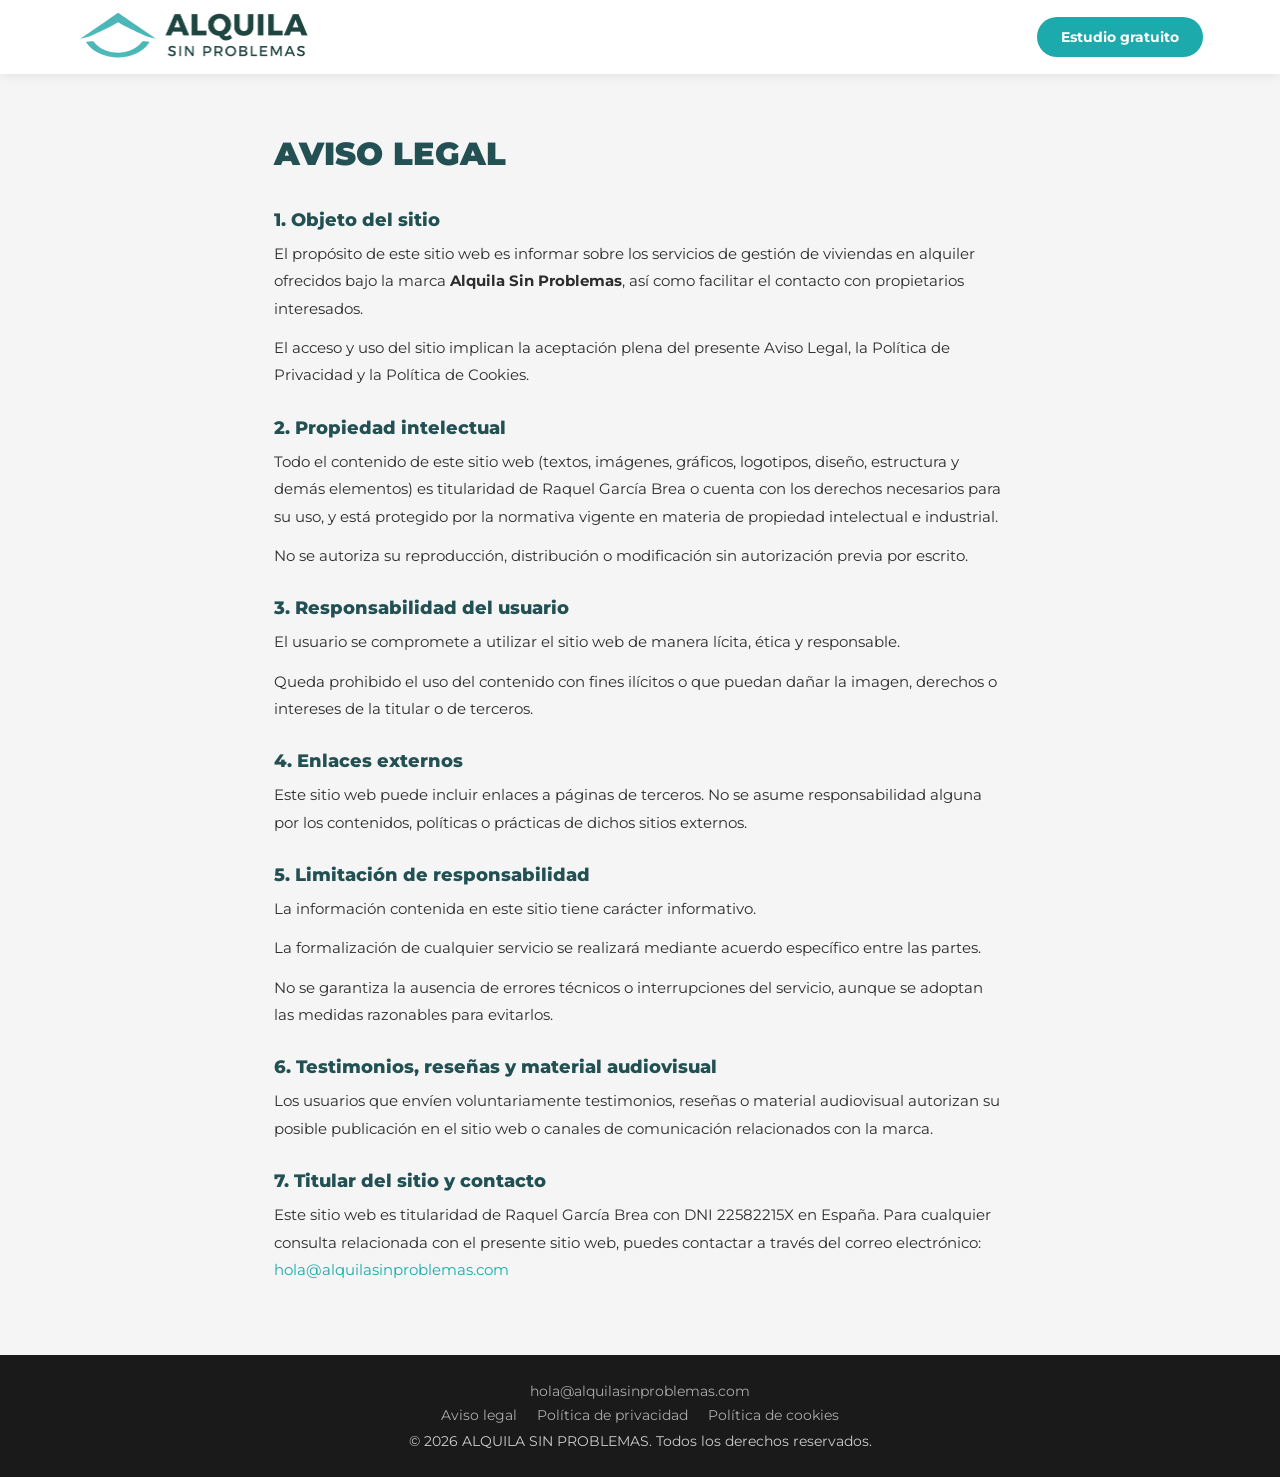
<file: aviso-legal.html>
<!DOCTYPE html>
<html lang="es">
<head>
  <meta charset="UTF-8">
  <meta name="viewport" content="width=device-width, initial-scale=1.0">
  <title>Aviso Legal | Alquila Sin Problemas</title>
  <link rel="icon" type="image/png" href="images/1-FAVICON-WEB-pequeno-logo-alquila-sin-problemas-1.png">
  <link rel="preconnect" href="https://fonts.googleapis.com">
  <link rel="preconnect" href="https://fonts.gstatic.com" crossorigin>
  <link href="https://fonts.googleapis.com/css2?family=Montserrat:wght@400;500;600;700;800;900&display=swap" rel="stylesheet">
  <style>
    :root { --teal: #1daaac; --teal-dark: #225053; --gray-light: #f5f5f5; --text: #2d2d2d; --text-light: #666; }
    *, *::before, *::after { box-sizing: border-box; margin: 0; padding: 0; }
    body { font-family: 'Montserrat', sans-serif; }
    a { text-decoration: none; color: inherit; }
    .navbar { display: flex; align-items: center; justify-content: space-between; padding: 10px 6%; background: white; box-shadow: 0 2px 12px rgba(0,0,0,0.07); position: sticky; top: 0; z-index: 100; }
    .navbar img { height: 50px; width: auto; mix-blend-mode: multiply; }
    .btn-nav { background: var(--teal); color: white; padding: 11px 24px; border-radius: 50px; font-weight: 700; font-size: 0.9rem; font-family: 'Montserrat', sans-serif; text-decoration: none; }
    .menu-toggle { display: none; }
    .mobile-menu { display: none; }
    .legal-body { background: var(--gray-light); }
    .legal-content { max-width: 860px; margin: 0 auto; padding: 60px 5%; }
    .legal-content h1 { font-size: 2rem; font-weight: 900; color: var(--teal-dark); margin-bottom: 36px; }
    .legal-content h2 { font-size: 1.1rem; font-weight: 800; color: var(--teal-dark); margin: 28px 0 10px; }
    .legal-content p { font-size: 0.95rem; color: var(--text); line-height: 1.8; margin-bottom: 12px; }
    .legal-content ul { padding-left: 20px; margin-bottom: 12px; }
    .legal-content ul li { font-size: 0.95rem; color: var(--text); line-height: 1.8; margin-bottom: 4px; }
    .legal-content a { color: var(--teal); }
    footer { background: #1a1a1a; color: #ccc; text-align: center; padding: 28px 6%; font-size: 0.85rem; }
    footer a { color: #aaa; }
    footer a:hover { color: var(--teal); }
    .footer-links { margin: 8px 0 10px; display: flex; justify-content: center; gap: 20px; flex-wrap: wrap; }
    @media (max-width: 768px) {
      .btn-nav { display: none; }
      .menu-toggle { display: flex; align-items: center; justify-content: center; background: transparent; border: none; padding: 10px; cursor: pointer; font-size: 1.5rem; color: #000; }
      .mobile-menu { position: absolute; top: 100%; left: 0; right: 0; background: white; box-shadow: 0 8px 20px rgba(0,0,0,0.1); padding: 20px 6%; z-index: 99; }
      .mobile-menu.open { display: block; }
    }
  </style>
</head>
<body class="legal-body">

<nav class="navbar" style="position:relative">
  <a href="index.html"><img src="images/2-LOGO-largo-alquila-sin-problemas-alquiler.png" alt="Alquila Sin Problemas"></a>
  <a href="index.html#formulario" class="btn-nav">Estudio gratuito</a>
  <button class="menu-toggle" onclick="this.parentElement.querySelector('.mobile-menu').classList.toggle('open')">☰</button>
  <div class="mobile-menu">
    <a href="index.html#formulario" style="background:#1daaac;color:white;padding:12px;border-radius:50px;font-weight:800;font-family:Montserrat,sans-serif;text-decoration:none;width:100%;text-align:center;display:block;" onclick="this.closest('.mobile-menu').classList.remove('open')">Solicitar estudio gratuito</a>
  </div>
</nav>

<div class="legal-content">
  <h1>AVISO LEGAL</h1>

  <h2>1. Objeto del sitio</h2>
  <p>El propósito de este sitio web es informar sobre los servicios de gestión de viviendas en alquiler ofrecidos bajo la marca <strong>Alquila Sin Problemas</strong>, así como facilitar el contacto con propietarios interesados.</p>
  <p>El acceso y uso del sitio implican la aceptación plena del presente Aviso Legal, la Política de Privacidad y la Política de Cookies.</p>

  <h2>2. Propiedad intelectual</h2>
  <p>Todo el contenido de este sitio web (textos, imágenes, gráficos, logotipos, diseño, estructura y demás elementos) es titularidad de Raquel García Brea o cuenta con los derechos necesarios para su uso, y está protegido por la normativa vigente en materia de propiedad intelectual e industrial.</p>
  <p>No se autoriza su reproducción, distribución o modificación sin autorización previa por escrito.</p>

  <h2>3. Responsabilidad del usuario</h2>
  <p>El usuario se compromete a utilizar el sitio web de manera lícita, ética y responsable.</p>
  <p>Queda prohibido el uso del contenido con fines ilícitos o que puedan dañar la imagen, derechos o intereses de la titular o de terceros.</p>

  <h2>4. Enlaces externos</h2>
  <p>Este sitio web puede incluir enlaces a páginas de terceros. No se asume responsabilidad alguna por los contenidos, políticas o prácticas de dichos sitios externos.</p>

  <h2>5. Limitación de responsabilidad</h2>
  <p>La información contenida en este sitio tiene carácter informativo.</p>
  <p>La formalización de cualquier servicio se realizará mediante acuerdo específico entre las partes.</p>
  <p>No se garantiza la ausencia de errores técnicos o interrupciones del servicio, aunque se adoptan las medidas razonables para evitarlos.</p>

  <h2>6. Testimonios, reseñas y material audiovisual</h2>
  <p>Los usuarios que envíen voluntariamente testimonios, reseñas o material audiovisual autorizan su posible publicación en el sitio web o canales de comunicación relacionados con la marca.</p>

  <h2>7. Titular del sitio y contacto</h2>
  <p>Este sitio web es titularidad de Raquel García Brea con DNI 22582215X en España. Para cualquier consulta relacionada con el presente sitio web, puedes contactar a través del correo electrónico: <a href="mailto:hola@alquilasinproblemas.com">hola@alquilasinproblemas.com</a></p>
</div>

<footer>
  <p><a href="mailto:hola@alquilasinproblemas.com">hola@alquilasinproblemas.com</a></p>
  <div class="footer-links">
    <a href="aviso-legal.html">Aviso legal</a>
    <a href="politica-privacidad.html">Política de privacidad</a>
    <a href="politica-cookies.html">Política de cookies</a>
  </div>
  <p>© <span id="year"></span> ALQUILA SIN PROBLEMAS. Todos los derechos reservados.</p>
</footer>
<script>document.getElementById('year').textContent = new Date().getFullYear();</script>
</body>
</html>
</file>
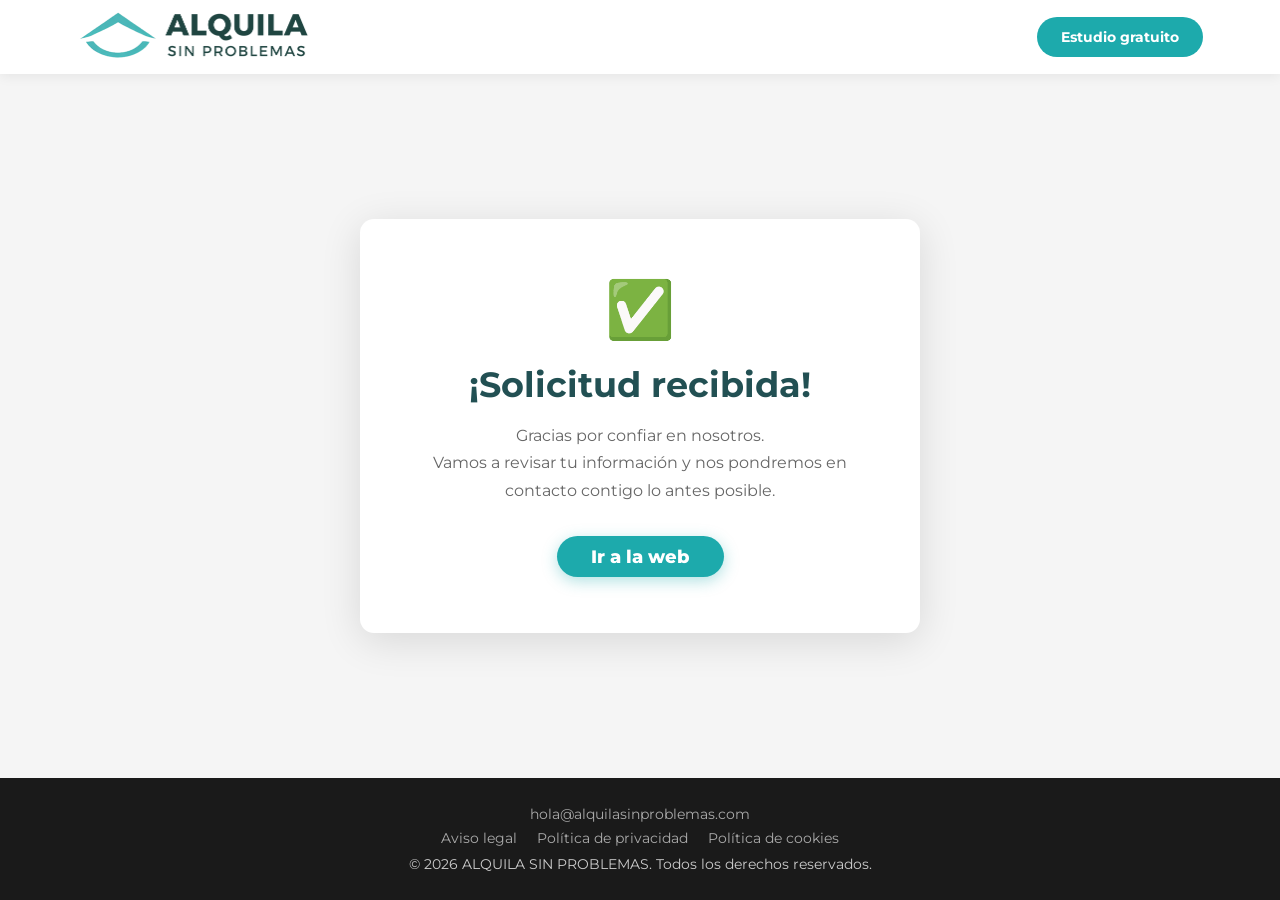
<file: gracias.html>
<!DOCTYPE html>
<html lang="es">
<head>
  <meta charset="UTF-8">
  <meta name="viewport" content="width=device-width, initial-scale=1.0">
  <title>¡Solicitud recibida! | Alquila Sin Problemas</title>
  <meta name="robots" content="noindex, nofollow">
<link rel="icon" type="image/png" href="images/1-FAVICON-WEB-pequeno-logo-alquila-sin-problemas-1.png">
  <link rel="preconnect" href="https://fonts.googleapis.com">
  <link rel="preconnect" href="https://fonts.gstatic.com" crossorigin>
  <link href="https://fonts.googleapis.com/css2?family=Montserrat:wght@400;500;600;700;800;900&display=swap" rel="stylesheet">
  <script async src="https://www.googletagmanager.com/gtag/js?id=G-D1DLY5JELX"></script>
  <script>window.dataLayer=window.dataLayer||[];function gtag(){dataLayer.push(arguments);}gtag('js',new Date());gtag('config','G-D1DLY5JELX');</script>
  <script>!function(f,b,e,v,n,t,s){if(f.fbq)return;n=f.fbq=function(){n.callMethod?n.callMethod.apply(n,arguments):n.queue.push(arguments)};if(!f._fbq)f._fbq=n;n.push=n;n.loaded=!0;n.version='2.0';n.queue=[];t=b.createElement(e);t.async=!0;t.src=v;s=b.getElementsByTagName(e)[0];s.parentNode.insertBefore(t,s)}(window,document,'script','https://connect.facebook.net/en_US/fbevents.js');fbq('init','867315569693475');fbq('track','PageView');fbq('track','CompleteRegistration');</script>
  <noscript><img height="1" width="1" style="display:none" src="https://www.facebook.com/tr?id=867315569693475&ev=PageView&noscript=1"/></noscript>
  <style>
    :root {
      --teal: #1daaac; --teal-dark: #225053; --teal-light: #e8f7f7;
      --gray: #f5f5f5; --white: #ffffff; --text: #2d2d2d; --text-light: #666;
      --radius: 14px; --shadow-lg: 0 8px 40px rgba(0,0,0,0.12);
    }
    *, *::before, *::after { box-sizing: border-box; margin: 0; padding: 0; }
    body { font-family: 'Montserrat', sans-serif; background: var(--gray); min-height: 100vh; display: flex; flex-direction: column; }
    a { text-decoration: none; color: inherit; }
    .navbar { display: flex; align-items: center; justify-content: space-between; padding: 10px 6%; background: white; box-shadow: 0 2px 12px rgba(0,0,0,0.07); position: sticky; top: 0; z-index: 100; }
.navbar img { height: 50px; width: auto; mix-blend-mode: multiply; }
.btn-nav { background: var(--teal); color: white; padding: 11px 24px; border-radius: 50px; font-weight: 700; font-size: 0.9rem; font-family: 'Montserrat', sans-serif; text-decoration: none; transition: background 0.2s, transform 0.1s; }
.btn-nav:hover { background: var(--teal-dark); transform: translateY(-1px); }
.menu-toggle { display: none; }
.mobile-menu { display: none; }
    .btn-primary { display: inline-block; background: var(--teal); color: white; padding: 10px 34px; border-radius: 50px; font-weight: 800; font-size: 1.1rem; font-family: 'Montserrat', sans-serif; box-shadow: 0 4px 15px rgba(29,170,172,0.35); border: none; cursor: pointer; text-decoration: none; }
    .thanks-wrap { flex: 1; display: flex; align-items: center; justify-content: center; padding: 60px 5%; }
    .thanks-card { background: white; border-radius: var(--radius); box-shadow: var(--shadow-lg); padding: 56px 48px; max-width: 560px; width: 100%; text-align: center; }
    .thanks-icon { font-size: 3.5rem; margin-bottom: 20px; }
    .thanks-card h1 { font-size: 2.2rem; font-weight: 700; color: var(--teal-dark); margin-bottom: 16px; }
    .thanks-card p { font-size: 1rem; color: var(--text-light); line-height: 1.7; margin-bottom: 32px; }
    .thanks-card p strong { color: var(--teal-dark); font-weight: 800; }
    footer { background: #1a1a1a; color: #ccc; text-align: center; padding: 28px 6%; font-size: 0.85rem; }
    footer a { color: #aaa; }
    footer a:hover { color: var(--teal); }
    .footer-links { margin: 8px 0 10px; display: flex; justify-content: center; gap: 20px; flex-wrap: wrap; }
    @media (max-width: 768px) {
      .btn-nav { display: none; }
      .menu-toggle { display: flex; align-items: center; justify-content: center; background: transparent; border: none; padding: 10px; cursor: pointer; font-size: 1.5rem; color: #000; }
      .mobile-menu { position: absolute; top: 100%; left: 0; right: 0; background: white; box-shadow: 0 8px 20px rgba(0,0,0,0.1); padding: 20px 6%; z-index: 99; }
      .mobile-menu.open { display: block; }
      .btn-nav { font-size: 1.1rem; }
      .thanks-card { padding: 36px 24px; }
      .thanks-card h1 { font-size: 1.7rem; }
    }
  </style>
</head>
<body>

<nav class="navbar" style="position:relative">
  <a href="index.html"><img src="images/2-LOGO-largo-alquila-sin-problemas-alquiler.png" alt="Alquila Sin Problemas"></a>
  <a href="index.html#formulario" class="btn-nav">Estudio gratuito</a>
  <button class="menu-toggle" onclick="this.parentElement.querySelector('.mobile-menu').classList.toggle('open')">☰</button>
  <div class="mobile-menu">
    <a href="index.html#formulario" class="btn-primary" style="width:100%;text-align:center;display:block" onclick="this.closest('.mobile-menu').classList.remove('open')">Solicitar estudio gratuito</a>
  </div>
</nav>

<div class="thanks-wrap">
  <div class="thanks-card">
    <div class="thanks-icon">✅</div>
    <h1>¡Solicitud recibida!</h1>
    <p>Gracias por confiar en nosotros.<br>Vamos a revisar tu información y nos pondremos en contacto contigo lo antes posible.</p>
    <a href="index.html" class="btn-primary">Ir a la web</a>
  </div>
</div>

<footer>
  <p><a href="mailto:hola@alquilasinproblemas.com">hola@alquilasinproblemas.com</a></p>
  <div class="footer-links">
    <a href="aviso-legal.html">Aviso legal</a>
    <a href="politica-privacidad.html">Política de privacidad</a>
    <a href="politica-cookies.html">Política de cookies</a>
  </div>
  <p>© <span id="year"></span> ALQUILA SIN PROBLEMAS. Todos los derechos reservados.</p>
</footer>

<script>document.getElementById('year').textContent = new Date().getFullYear();</script>
</body>
</html>
</file>
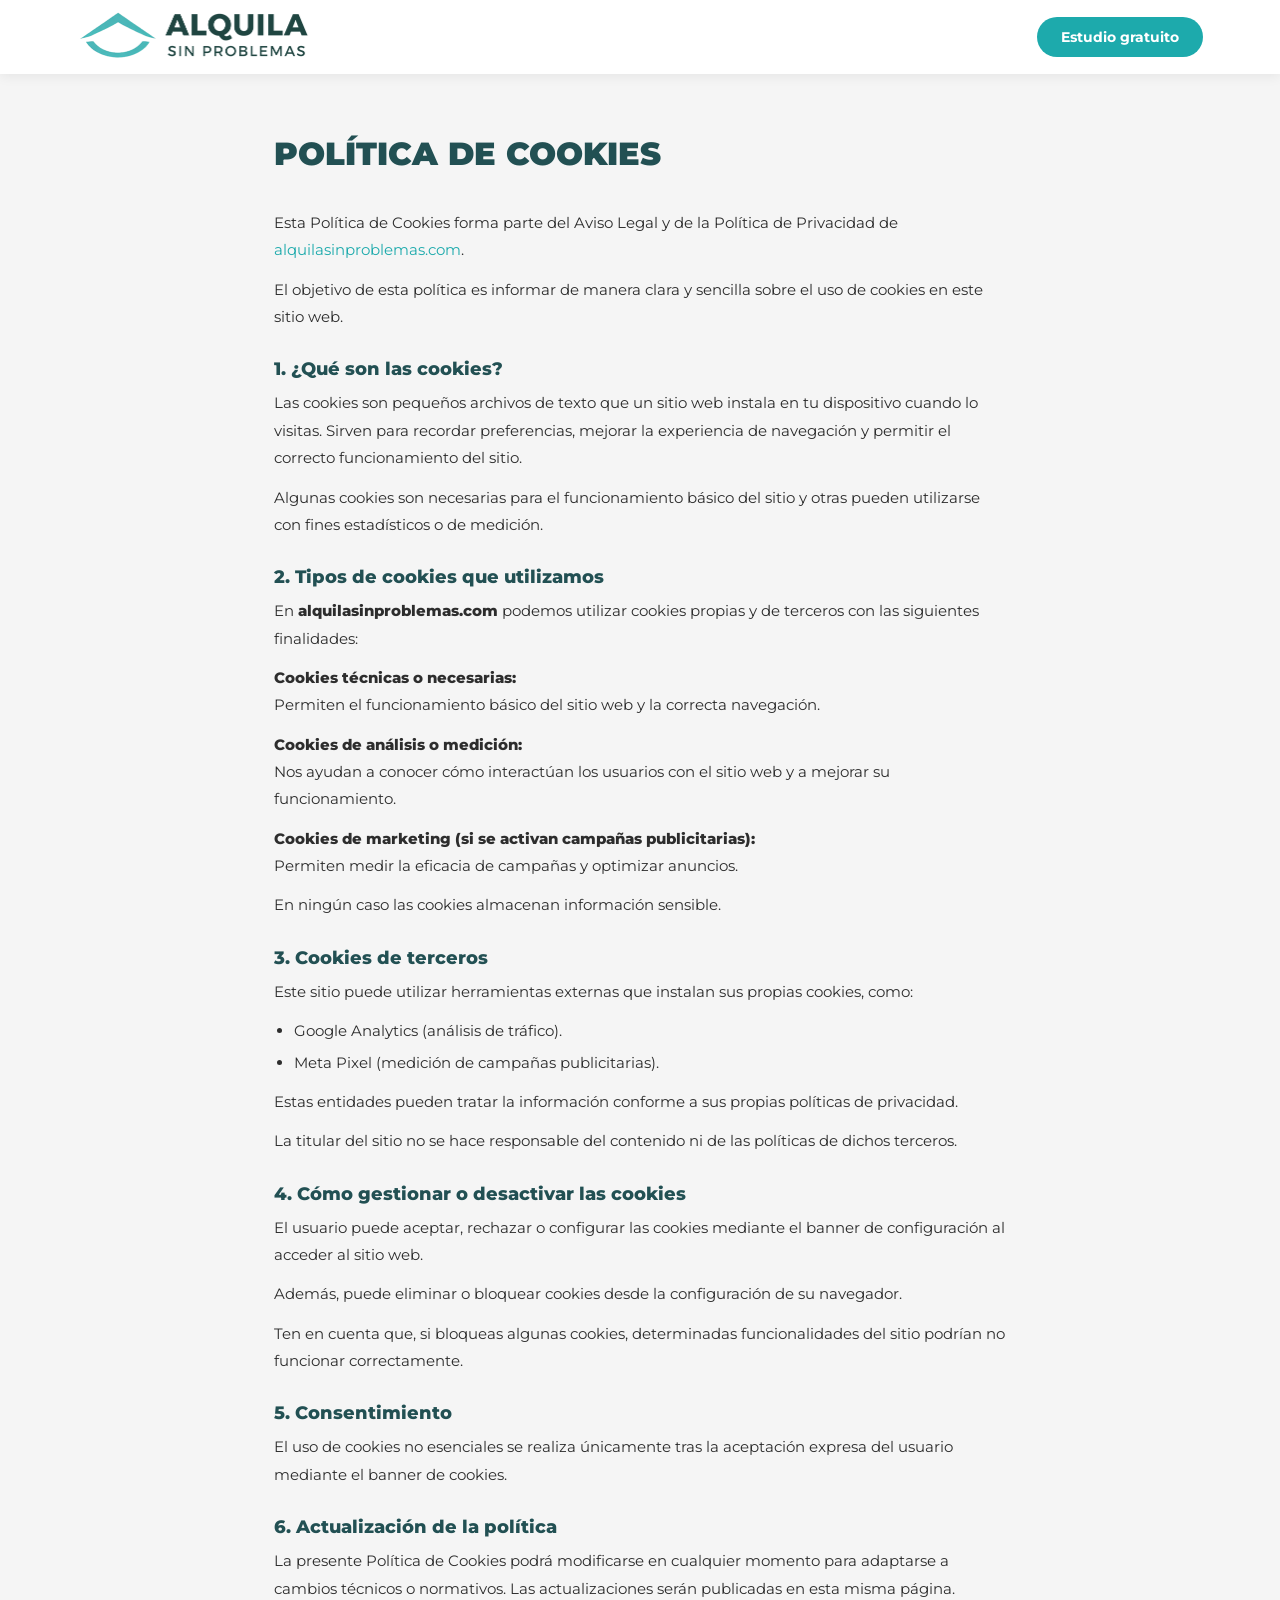
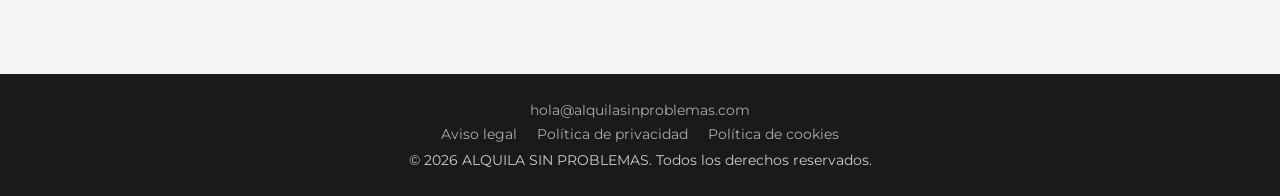
<file: politica-cookies.html>
<!DOCTYPE html>
<html lang="es">
<head>
  <meta charset="UTF-8">
  <meta name="viewport" content="width=device-width, initial-scale=1.0">
  <title>Política de Cookies | Alquila Sin Problemas</title>
  <link rel="icon" type="image/png" href="images/1-FAVICON-WEB-pequeno-logo-alquila-sin-problemas-1.png">
  <link rel="preconnect" href="https://fonts.googleapis.com">
  <link rel="preconnect" href="https://fonts.gstatic.com" crossorigin>
  <link href="https://fonts.googleapis.com/css2?family=Montserrat:wght@400;500;600;700;800;900&display=swap" rel="stylesheet">
  <style>
    :root { --teal: #1daaac; --teal-dark: #225053; --gray-light: #f5f5f5; --text: #2d2d2d; --text-light: #666; }
    *, *::before, *::after { box-sizing: border-box; margin: 0; padding: 0; }
    body { font-family: 'Montserrat', sans-serif; }
    a { text-decoration: none; color: inherit; }
    .navbar { display: flex; align-items: center; justify-content: space-between; padding: 10px 6%; background: white; box-shadow: 0 2px 12px rgba(0,0,0,0.07); position: sticky; top: 0; z-index: 100; }
    .navbar img { height: 50px; width: auto; mix-blend-mode: multiply; }
    .btn-nav { background: var(--teal); color: white; padding: 11px 24px; border-radius: 50px; font-weight: 700; font-size: 0.9rem; font-family: 'Montserrat', sans-serif; text-decoration: none; }
    .menu-toggle { display: none; }
    .mobile-menu { display: none; }
    .legal-body { background: var(--gray-light); }
    .legal-content { max-width: 860px; margin: 0 auto; padding: 60px 5%; }
    .legal-content h1 { font-size: 2rem; font-weight: 900; color: var(--teal-dark); margin-bottom: 36px; }
    .legal-content h2 { font-size: 1.1rem; font-weight: 800; color: var(--teal-dark); margin: 28px 0 10px; }
    .legal-content p { font-size: 0.95rem; color: var(--text); line-height: 1.8; margin-bottom: 12px; }
    .legal-content ul { padding-left: 20px; margin-bottom: 12px; }
    .legal-content ul li { font-size: 0.95rem; color: var(--text); line-height: 1.8; margin-bottom: 4px; }
    .legal-content strong { font-weight: 800; }
    .legal-content a { color: var(--teal); }
    footer { background: #1a1a1a; color: #ccc; text-align: center; padding: 28px 6%; font-size: 0.85rem; }
    footer a { color: #aaa; }
    footer a:hover { color: var(--teal); }
    .footer-links { margin: 8px 0 10px; display: flex; justify-content: center; gap: 20px; flex-wrap: wrap; }
    @media (max-width: 768px) {
      .btn-nav { display: none; }
      .menu-toggle { display: flex; align-items: center; justify-content: center; background: transparent; border: none; padding: 10px; cursor: pointer; font-size: 1.5rem; color: #000; }
      .mobile-menu { position: absolute; top: 100%; left: 0; right: 0; background: white; box-shadow: 0 8px 20px rgba(0,0,0,0.1); padding: 20px 6%; z-index: 99; }
      .mobile-menu.open { display: block; }
    }
  </style>
</head>
<body class="legal-body">

<nav class="navbar" style="position:relative">
  <a href="index.html"><img src="images/2-LOGO-largo-alquila-sin-problemas-alquiler.png" alt="Alquila Sin Problemas"></a>
  <a href="index.html#formulario" class="btn-nav">Estudio gratuito</a>
  <button class="menu-toggle" onclick="this.parentElement.querySelector('.mobile-menu').classList.toggle('open')">☰</button>
  <div class="mobile-menu">
    <a href="index.html#formulario" style="background:#1daaac;color:white;padding:12px;border-radius:50px;font-weight:800;font-family:Montserrat,sans-serif;text-decoration:none;width:100%;text-align:center;display:block;" onclick="this.closest('.mobile-menu').classList.remove('open')">Solicitar estudio gratuito</a>
  </div>
</nav>

<div class="legal-content">
  <h1>POLÍTICA DE COOKIES</h1>

  <p>Esta Política de Cookies forma parte del Aviso Legal y de la Política de Privacidad de <a href="index.html">alquilasinproblemas.com</a>.</p>
  <p>El objetivo de esta política es informar de manera clara y sencilla sobre el uso de cookies en este sitio web.</p>

  <h2>1. ¿Qué son las cookies?</h2>
  <p>Las cookies son pequeños archivos de texto que un sitio web instala en tu dispositivo cuando lo visitas. Sirven para recordar preferencias, mejorar la experiencia de navegación y permitir el correcto funcionamiento del sitio.</p>
  <p>Algunas cookies son necesarias para el funcionamiento básico del sitio y otras pueden utilizarse con fines estadísticos o de medición.</p>

  <h2>2. Tipos de cookies que utilizamos</h2>
  <p>En <strong>alquilasinproblemas.com</strong> podemos utilizar cookies propias y de terceros con las siguientes finalidades:</p>
  <p><strong>Cookies técnicas o necesarias:</strong><br>Permiten el funcionamiento básico del sitio web y la correcta navegación.</p>
  <p><strong>Cookies de análisis o medición:</strong><br>Nos ayudan a conocer cómo interactúan los usuarios con el sitio web y a mejorar su funcionamiento.</p>
  <p><strong>Cookies de marketing (si se activan campañas publicitarias):</strong><br>Permiten medir la eficacia de campañas y optimizar anuncios.</p>
  <p>En ningún caso las cookies almacenan información sensible.</p>

  <h2>3. Cookies de terceros</h2>
  <p>Este sitio puede utilizar herramientas externas que instalan sus propias cookies, como:</p>
  <ul>
    <li>Google Analytics (análisis de tráfico).</li>
    <li>Meta Pixel (medición de campañas publicitarias).</li>
  </ul>
  <p>Estas entidades pueden tratar la información conforme a sus propias políticas de privacidad.</p>
  <p>La titular del sitio no se hace responsable del contenido ni de las políticas de dichos terceros.</p>

  <h2>4. Cómo gestionar o desactivar las cookies</h2>
  <p>El usuario puede aceptar, rechazar o configurar las cookies mediante el banner de configuración al acceder al sitio web.</p>
  <p>Además, puede eliminar o bloquear cookies desde la configuración de su navegador.</p>
  <p>Ten en cuenta que, si bloqueas algunas cookies, determinadas funcionalidades del sitio podrían no funcionar correctamente.</p>

  <h2>5. Consentimiento</h2>
  <p>El uso de cookies no esenciales se realiza únicamente tras la aceptación expresa del usuario mediante el banner de cookies.</p>

  <h2>6. Actualización de la política</h2>
  <p>La presente Política de Cookies podrá modificarse en cualquier momento para adaptarse a cambios técnicos o normativos. Las actualizaciones serán publicadas en esta misma página.</p>
</div>

<footer>
  <p><a href="mailto:hola@alquilasinproblemas.com">hola@alquilasinproblemas.com</a></p>
  <div class="footer-links">
    <a href="aviso-legal.html">Aviso legal</a>
    <a href="politica-privacidad.html">Política de privacidad</a>
    <a href="politica-cookies.html">Política de cookies</a>
  </div>
  <p>© <span id="year"></span> ALQUILA SIN PROBLEMAS. Todos los derechos reservados.</p>
</footer>
<script>document.getElementById('year').textContent = new Date().getFullYear();</script>
</body>
</html>
</file>
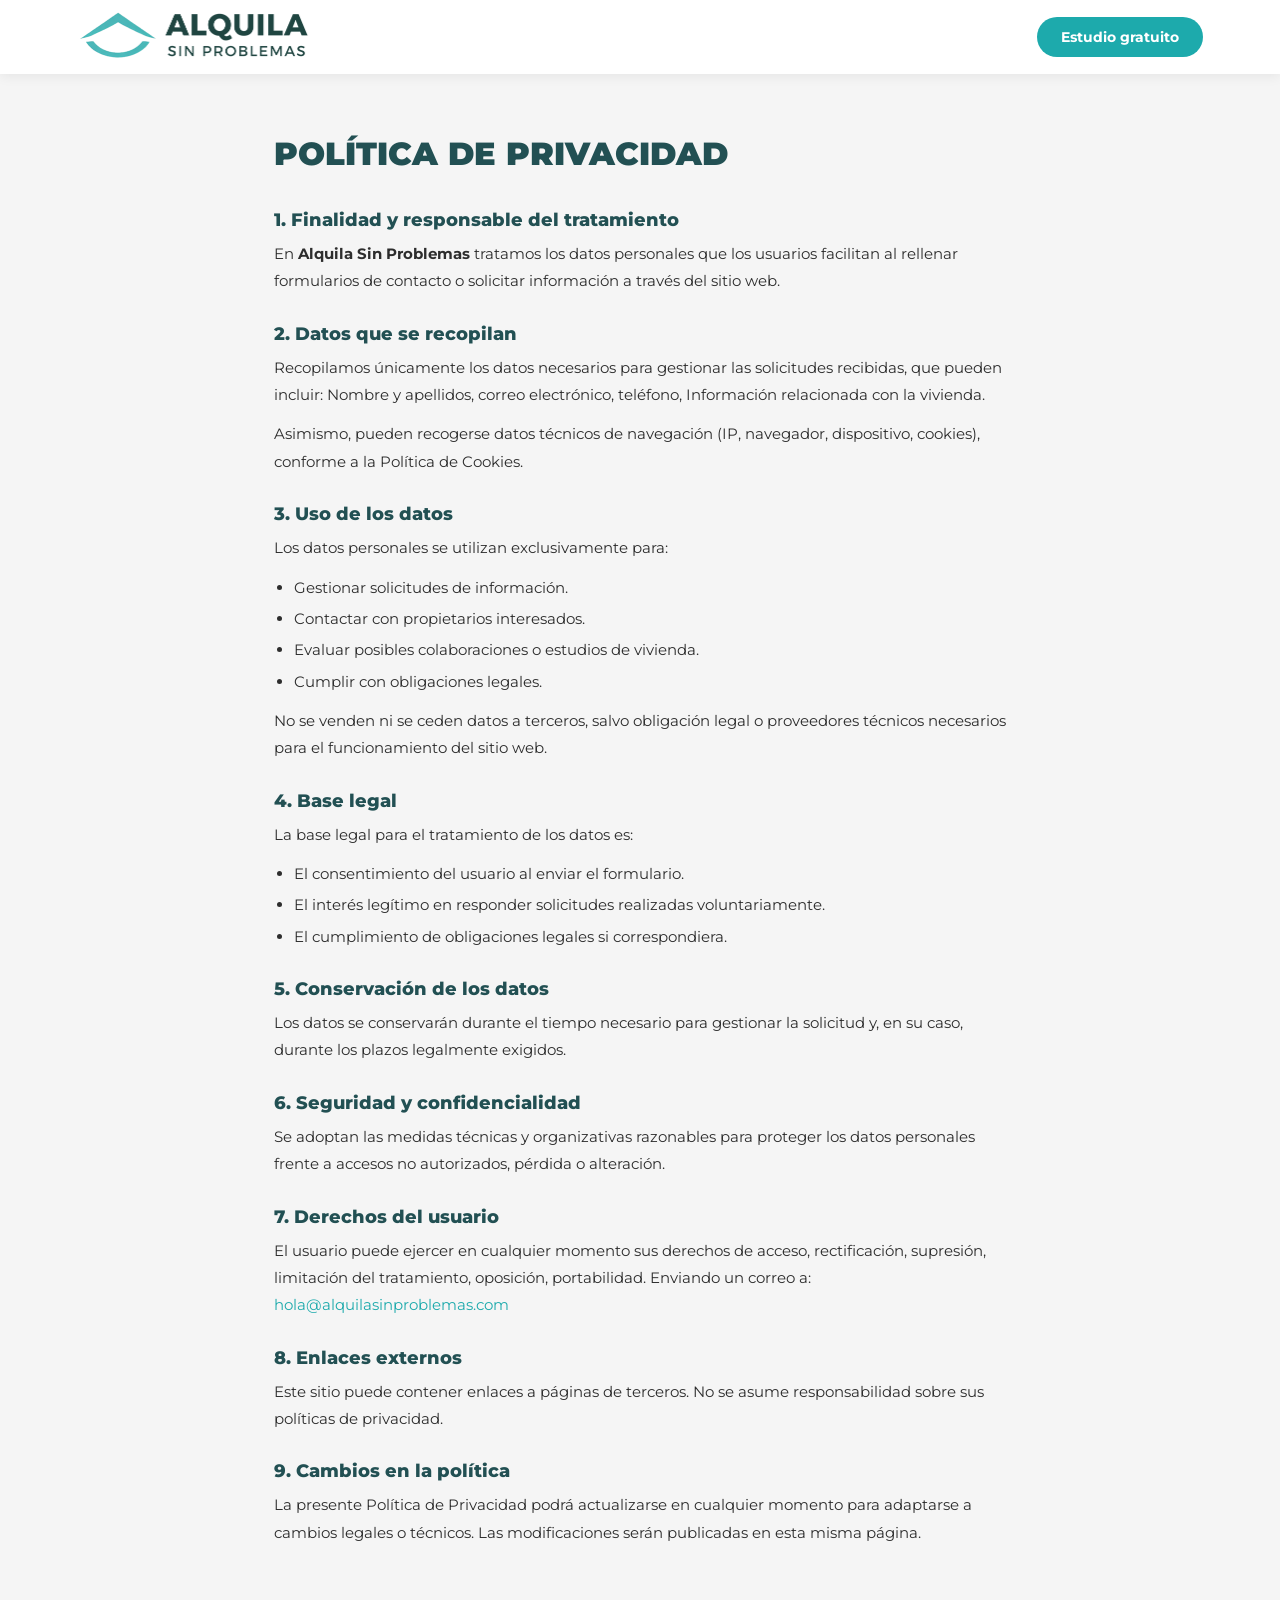
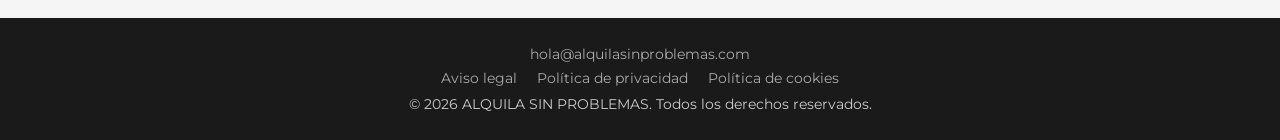
<file: politica-privacidad.html>
<!DOCTYPE html>
<html lang="es">
<head>
  <meta charset="UTF-8">
  <meta name="viewport" content="width=device-width, initial-scale=1.0">
  <title>Política de Privacidad | Alquila Sin Problemas</title>
  <link rel="icon" type="image/png" href="images/1-FAVICON-WEB-pequeno-logo-alquila-sin-problemas-1.png">
  <link rel="preconnect" href="https://fonts.googleapis.com">
  <link rel="preconnect" href="https://fonts.gstatic.com" crossorigin>
  <link href="https://fonts.googleapis.com/css2?family=Montserrat:wght@400;500;600;700;800;900&display=swap" rel="stylesheet">
  <style>
    :root { --teal: #1daaac; --teal-dark: #225053; --gray-light: #f5f5f5; --text: #2d2d2d; --text-light: #666; }
    *, *::before, *::after { box-sizing: border-box; margin: 0; padding: 0; }
    body { font-family: 'Montserrat', sans-serif; }
    a { text-decoration: none; color: inherit; }
    .navbar { display: flex; align-items: center; justify-content: space-between; padding: 10px 6%; background: white; box-shadow: 0 2px 12px rgba(0,0,0,0.07); position: sticky; top: 0; z-index: 100; }
    .navbar img { height: 50px; width: auto; mix-blend-mode: multiply; }
    .btn-nav { background: var(--teal); color: white; padding: 11px 24px; border-radius: 50px; font-weight: 700; font-size: 0.9rem; font-family: 'Montserrat', sans-serif; text-decoration: none; }
    .menu-toggle { display: none; }
    .mobile-menu { display: none; }
    .legal-body { background: var(--gray-light); }
    .legal-content { max-width: 860px; margin: 0 auto; padding: 60px 5%; }
    .legal-content h1 { font-size: 2rem; font-weight: 900; color: var(--teal-dark); margin-bottom: 36px; }
    .legal-content h2 { font-size: 1.1rem; font-weight: 800; color: var(--teal-dark); margin: 28px 0 10px; }
    .legal-content p { font-size: 0.95rem; color: var(--text); line-height: 1.8; margin-bottom: 12px; }
    .legal-content ul { padding-left: 20px; margin-bottom: 12px; }
    .legal-content ul li { font-size: 0.95rem; color: var(--text); line-height: 1.8; margin-bottom: 4px; }
    .legal-content a { color: var(--teal); }
    footer { background: #1a1a1a; color: #ccc; text-align: center; padding: 28px 6%; font-size: 0.85rem; }
    footer a { color: #aaa; }
    footer a:hover { color: var(--teal); }
    .footer-links { margin: 8px 0 10px; display: flex; justify-content: center; gap: 20px; flex-wrap: wrap; }
    @media (max-width: 768px) {
      .btn-nav { display: none; }
      .menu-toggle { display: flex; align-items: center; justify-content: center; background: transparent; border: none; padding: 10px; cursor: pointer; font-size: 1.5rem; color: #000; }
      .mobile-menu { position: absolute; top: 100%; left: 0; right: 0; background: white; box-shadow: 0 8px 20px rgba(0,0,0,0.1); padding: 20px 6%; z-index: 99; }
      .mobile-menu.open { display: block; }
    }
  </style>
</head>
<body class="legal-body">

<nav class="navbar" style="position:relative">
  <a href="index.html"><img src="images/2-LOGO-largo-alquila-sin-problemas-alquiler.png" alt="Alquila Sin Problemas"></a>
  <a href="index.html#formulario" class="btn-nav">Estudio gratuito</a>
  <button class="menu-toggle" onclick="this.parentElement.querySelector('.mobile-menu').classList.toggle('open')">☰</button>
  <div class="mobile-menu">
    <a href="index.html#formulario" style="background:#1daaac;color:white;padding:12px;border-radius:50px;font-weight:800;font-family:Montserrat,sans-serif;text-decoration:none;width:100%;text-align:center;display:block;" onclick="this.closest('.mobile-menu').classList.remove('open')">Solicitar estudio gratuito</a>
  </div>
</nav>

<div class="legal-content">
  <h1>POLÍTICA DE PRIVACIDAD</h1>

  <h2>1. Finalidad y responsable del tratamiento</h2>
  <p>En <strong>Alquila Sin Problemas</strong> tratamos los datos personales que los usuarios facilitan al rellenar formularios de contacto o solicitar información a través del sitio web.</p>

  <h2>2. Datos que se recopilan</h2>
  <p>Recopilamos únicamente los datos necesarios para gestionar las solicitudes recibidas, que pueden incluir: Nombre y apellidos, correo electrónico, teléfono, Información relacionada con la vivienda.</p>
  <p>Asimismo, pueden recogerse datos técnicos de navegación (IP, navegador, dispositivo, cookies), conforme a la Política de Cookies.</p>

  <h2>3. Uso de los datos</h2>
  <p>Los datos personales se utilizan exclusivamente para:</p>
  <ul>
    <li>Gestionar solicitudes de información.</li>
    <li>Contactar con propietarios interesados.</li>
    <li>Evaluar posibles colaboraciones o estudios de vivienda.</li>
    <li>Cumplir con obligaciones legales.</li>
  </ul>
  <p>No se venden ni se ceden datos a terceros, salvo obligación legal o proveedores técnicos necesarios para el funcionamiento del sitio web.</p>

  <h2>4. Base legal</h2>
  <p>La base legal para el tratamiento de los datos es:</p>
  <ul>
    <li>El consentimiento del usuario al enviar el formulario.</li>
    <li>El interés legítimo en responder solicitudes realizadas voluntariamente.</li>
    <li>El cumplimiento de obligaciones legales si correspondiera.</li>
  </ul>

  <h2>5. Conservación de los datos</h2>
  <p>Los datos se conservarán durante el tiempo necesario para gestionar la solicitud y, en su caso, durante los plazos legalmente exigidos.</p>

  <h2>6. Seguridad y confidencialidad</h2>
  <p>Se adoptan las medidas técnicas y organizativas razonables para proteger los datos personales frente a accesos no autorizados, pérdida o alteración.</p>

  <h2>7. Derechos del usuario</h2>
  <p>El usuario puede ejercer en cualquier momento sus derechos de acceso, rectificación, supresión, limitación del tratamiento, oposición, portabilidad. Enviando un correo a: <a href="mailto:hola@alquilasinproblemas.com">hola@alquilasinproblemas.com</a></p>

  <h2>8. Enlaces externos</h2>
  <p>Este sitio puede contener enlaces a páginas de terceros. No se asume responsabilidad sobre sus políticas de privacidad.</p>

  <h2>9. Cambios en la política</h2>
  <p>La presente Política de Privacidad podrá actualizarse en cualquier momento para adaptarse a cambios legales o técnicos. Las modificaciones serán publicadas en esta misma página.</p>
</div>

<footer>
  <p><a href="mailto:hola@alquilasinproblemas.com">hola@alquilasinproblemas.com</a></p>
  <div class="footer-links">
    <a href="aviso-legal.html">Aviso legal</a>
    <a href="politica-privacidad.html">Política de privacidad</a>
    <a href="politica-cookies.html">Política de cookies</a>
  </div>
  <p>© <span id="year"></span> ALQUILA SIN PROBLEMAS. Todos los derechos reservados.</p>
</footer>
<script>document.getElementById('year').textContent = new Date().getFullYear();</script>
</body>
</html>
</file>
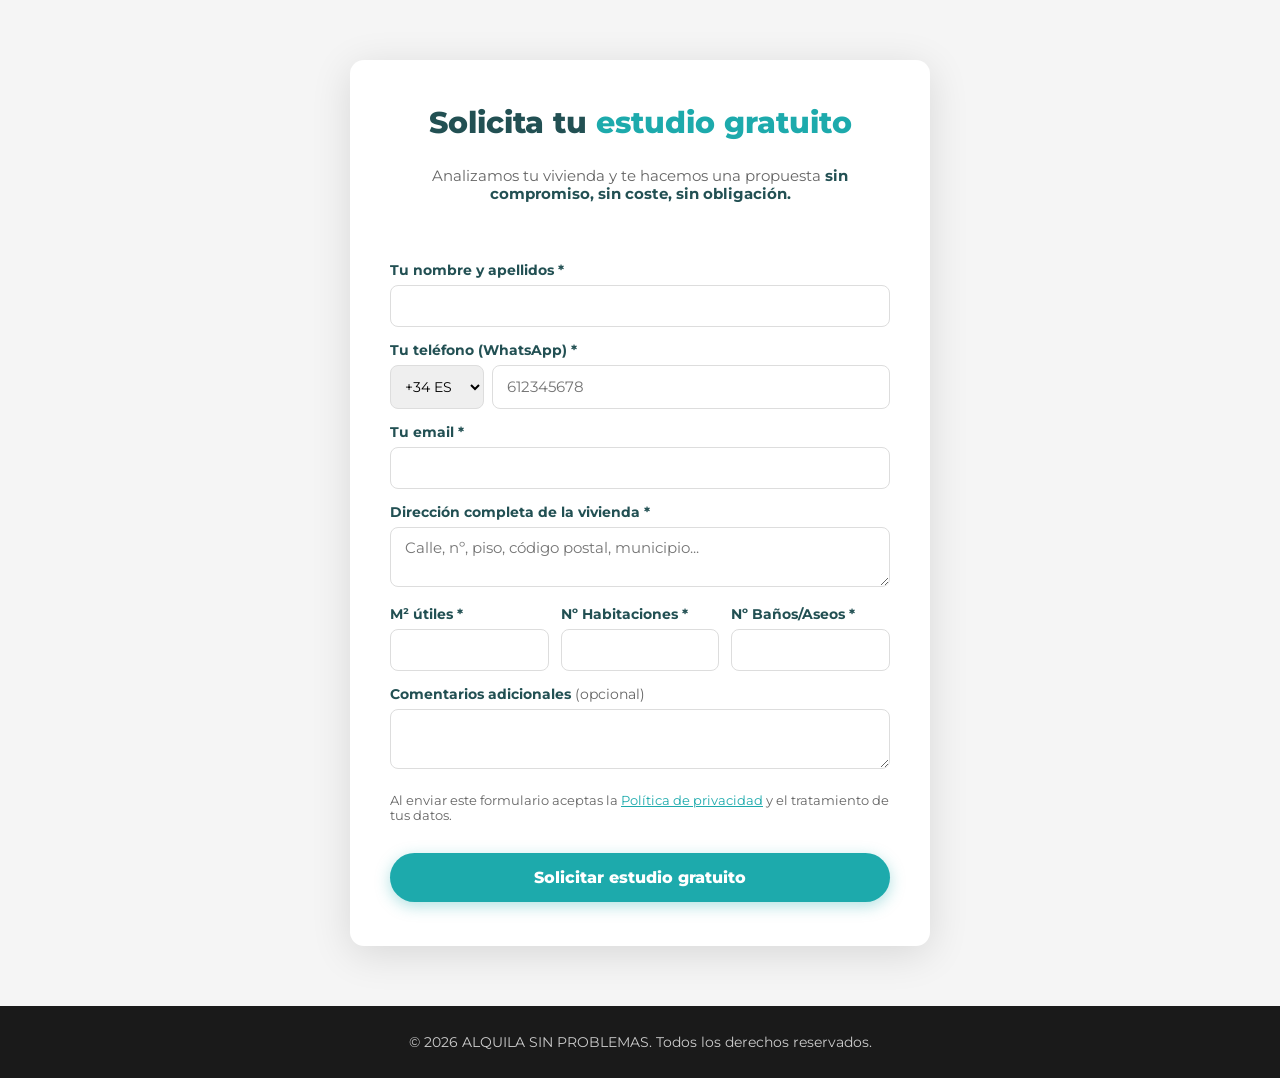
<file: solicitar-estudio-gratuito.html>
<!DOCTYPE html>
<html lang="es">
<head>
  <meta charset="UTF-8">
  <meta name="viewport" content="width=device-width, initial-scale=1.0">
  <title>Solicita tu estudio gratuito | Alquila Sin Problemas</title>
  <meta name="robots" content="noindex, nofollow">
  <link rel="icon" type="image/png" href="images/1-FAVICON-WEB-pequeno-logo-alquila-sin-problemas-1.png">
  <link rel="preconnect" href="https://fonts.googleapis.com">
  <link rel="preconnect" href="https://fonts.gstatic.com" crossorigin>
  <link href="https://fonts.googleapis.com/css2?family=Montserrat:wght@400;500;600;700;800;900&display=swap" rel="stylesheet">
  <script async src="https://www.googletagmanager.com/gtag/js?id=G-D1DLY5JELX"></script>
  <script>window.dataLayer=window.dataLayer||[];function gtag(){dataLayer.push(arguments);}gtag('js',new Date());gtag('config','G-D1DLY5JELX');</script>
  <script>!function(f,b,e,v,n,t,s){if(f.fbq)return;n=f.fbq=function(){n.callMethod?n.callMethod.apply(n,arguments):n.queue.push(arguments)};if(!f._fbq)f._fbq=n;n.push=n;n.loaded=!0;n.version='2.0';n.queue=[];t=b.createElement(e);t.async=!0;t.src=v;s=b.getElementsByTagName(e)[0];s.parentNode.insertBefore(t,s)}(window,document,'script','https://connect.facebook.net/en_US/fbevents.js');fbq('init','867315569693475');fbq('track','PageView');fbq('track','Lead');</script>
  <noscript><img height="1" width="1" style="display:none" src="https://www.facebook.com/tr?id=867315569693475&ev=PageView&noscript=1"/></noscript>
  <style>
    :root { --teal:#1daaac; --teal-dark:#225053; --teal-light:#e8f7f7; --gray:#f5f5f5; --white:#ffffff; --text:#2d2d2d; --text-light:#666; --radius:14px; --shadow-lg:0 8px 40px rgba(0,0,0,0.12); }
    *,*::before,*::after { box-sizing:border-box; margin:0; padding:0; }
    body { font-family:'Montserrat',sans-serif; background:var(--gray); min-height:100vh; display:flex; flex-direction:column; color:var(--text); -webkit-font-smoothing:antialiased; }
    a { text-decoration:none; color:inherit; }
    img { max-width:100%; height:auto; display:block; }
    .navbar { display:flex; align-items:center; justify-content:space-between; padding:10px 6%; background:white; box-shadow:0 2px 12px rgba(0,0,0,0.07); position:sticky; top:0; z-index:100; }
    .navbar img { height:50px; width:auto; mix-blend-mode:multiply; }
    .btn-nav { background:var(--teal); color:white; padding:11px 24px; border-radius:50px; font-weight:700; font-size:0.9rem; font-family:'Montserrat',sans-serif; text-decoration:none; transition:background 0.2s,transform 0.1s; }
    .btn-nav:hover { background:var(--teal-dark); transform:translateY(-1px); }
    .menu-toggle { display:none; }
    .mobile-menu { display:none; }
    .capture-wrap { flex:1; display:flex; align-items:center; justify-content:center; padding:60px 5%; }
    .form-wrapper { background:white; border-radius:var(--radius); padding:44px 40px; box-shadow:var(--shadow-lg); max-width:580px; width:100%; margin:0 auto; }
    .form-title { font-size:1.9rem; font-weight:800; color:var(--teal-dark); margin-bottom:6px; text-align:center; }
    .form-sub { font-size:0.92rem; color:var(--text-light); text-align:center; margin-bottom:28px; padding-top:20px; padding-bottom:30px; }
    .form-sub strong { color:var(--teal-dark); font-weight:700; }
    .btn-primary { display:inline-block; background:var(--teal); color:white; padding:10px 34px; border-radius:50px; font-weight:800; font-size:1.1rem; font-family:'Montserrat',sans-serif; transition:all 0.2s; box-shadow:0 4px 15px rgba(29,170,172,0.35); border:none; cursor:pointer; }
    .btn-primary:hover { background:var(--teal-dark); transform:translateY(-2px); box-shadow:0 6px 20px rgba(29,170,172,0.45); }
    footer { background:#1a1a1a; color:#ccc; text-align:center; padding:28px 6%; font-size:0.85rem; }
    footer a { color:#aaa; }
    footer a:hover { color:var(--teal); }
    .footer-links { margin:8px 0 10px; display:flex; justify-content:center; gap:20px; flex-wrap:wrap; }
    @media (max-width:768px) {
      .btn-nav { display:none; }
      .menu-toggle { display:flex; align-items:center; justify-content:center; background:transparent; border:none; padding:10px; cursor:pointer; font-size:1.5rem; color:#000; }
      .mobile-menu { position:absolute; top:100%; left:0; right:0; background:white; box-shadow:0 8px 20px rgba(0,0,0,0.1); padding:20px 6%; z-index:99; }
      .mobile-menu.open { display:block; }
      .form-wrapper { padding:28px 18px; }
      .form-title { font-size:32px !important; line-height:1.3; }
      .form-sub { font-size:16px; }
      input, select, textarea { font-size:16px !important; }
      label { font-size:15px !important; }
      .form-grid-3 { grid-template-columns:1fr 1fr !important; }
    }
  </style>
</head>
<body>

<div class="capture-wrap">
  <div class="form-wrapper">
    <h2 class="form-title">Solicita tu <span style="color:var(--teal)">estudio gratuito</span></h2>
    <p class="form-sub">Analizamos tu vivienda y te hacemos una propuesta <strong>sin compromiso, sin coste, sin obligación.</strong></p>
    <form method="POST" action="/api/submit-meta">
      <div style="margin-bottom:14px">
        <label style="display:block;font-weight:700;font-size:0.88rem;color:var(--teal-dark);margin-bottom:6px">Tu nombre y apellidos *</label>
        <input type="text" name="NOMBRE" required style="width:100%;padding:11px 14px;border:1.5px solid #ddd;border-radius:8px;font-family:Montserrat,sans-serif;font-size:0.92rem" oninvalid="this.setCustomValidity('Por favor introduce tu nombre')" oninput="this.setCustomValidity('')">
      </div>
      <div style="margin-bottom:14px">
        <label style="display:block;font-weight:700;font-size:0.88rem;color:var(--teal-dark);margin-bottom:6px">Tu teléfono (WhatsApp) *</label>
        <div style="display:flex;gap:8px">
          <select name="SMS__COUNTRY_CODE" style="padding:11px 10px;border:1.5px solid #ddd;border-radius:8px;font-family:Montserrat,sans-serif;font-size:0.88rem;flex-shrink:0">
            <option value="+34" selected>+34 ES</option>
            <option value="+1">+1 US</option>
            <option value="+44">+44 GB</option>
            <option value="+33">+33 FR</option>
            <option value="+49">+49 DE</option>
            <option value="+39">+39 IT</option>
            <option value="+351">+351 PT</option>
          </select>
          <input type="tel" name="SMS" required pattern="[0-9]{6,15}" style="width:100%;padding:11px 14px;border:1.5px solid #ddd;border-radius:8px;font-family:Montserrat,sans-serif;font-size:0.92rem" placeholder="612345678" oninvalid="this.setCustomValidity('Introduce un número de teléfono válido')" oninput="this.setCustomValidity('');this.value=this.value.replace(/[^0-9]/g,'')">
        </div>
      </div>
      <div style="margin-bottom:14px">
        <label style="display:block;font-weight:700;font-size:0.88rem;color:var(--teal-dark);margin-bottom:6px">Tu email *</label>
        <input type="email" name="EMAIL" required style="width:100%;padding:11px 14px;border:1.5px solid #ddd;border-radius:8px;font-family:Montserrat,sans-serif;font-size:0.92rem" oninvalid="this.setCustomValidity('Introduce un email válido')" oninput="this.setCustomValidity('')">
      </div>
      <div style="margin-bottom:14px">
        <label style="display:block;font-weight:700;font-size:0.88rem;color:var(--teal-dark);margin-bottom:6px">Dirección completa de la vivienda *</label>
        <textarea name="DIRECCION" required rows="2" style="width:100%;padding:11px 14px;border:1.5px solid #ddd;border-radius:8px;font-family:Montserrat,sans-serif;font-size:0.92rem;resize:vertical" placeholder="Calle, nº, piso, código postal, municipio..." oninvalid="this.setCustomValidity('Introduce la dirección de la vivienda')" oninput="this.setCustomValidity('')"></textarea>
      </div>
      <div style="display:grid;grid-template-columns:1fr 1fr 1fr;gap:12px;margin-bottom:14px" class="form-grid-3">
        <div>
          <label style="display:block;font-weight:700;font-size:0.88rem;color:var(--teal-dark);margin-bottom:6px">M² útiles *</label>
          <input type="number" name="M2" required min="1" style="width:100%;padding:11px 14px;border:1.5px solid #ddd;border-radius:8px;font-family:Montserrat,sans-serif;font-size:0.92rem" oninvalid="this.setCustomValidity('Introduce los m²')" oninput="this.setCustomValidity('')">
        </div>
        <div>
          <label style="display:block;font-weight:700;font-size:0.88rem;color:var(--teal-dark);margin-bottom:6px">Nº Habitaciones *</label>
          <input type="number" name="HABITACIONES" required min="1" style="width:100%;padding:11px 14px;border:1.5px solid #ddd;border-radius:8px;font-family:Montserrat,sans-serif;font-size:0.92rem" oninvalid="this.setCustomValidity('Introduce el nº de habitaciones')" oninput="this.setCustomValidity('')">
        </div>
        <div>
          <label style="display:block;font-weight:700;font-size:0.88rem;color:var(--teal-dark);margin-bottom:6px">Nº Baños/Aseos *</label>
          <input type="number" name="BANOS" required min="1" style="width:100%;padding:11px 14px;border:1.5px solid #ddd;border-radius:8px;font-family:Montserrat,sans-serif;font-size:0.92rem" oninvalid="this.setCustomValidity('Introduce el nº de baños')" oninput="this.setCustomValidity('')">
        </div>
      </div>
      <div style="margin-bottom:20px">
        <label style="display:block;font-weight:700;font-size:0.88rem;color:var(--teal-dark);margin-bottom:6px">Comentarios adicionales <span style="font-weight:400;color:var(--text-light)">(opcional)</span></label>
        <textarea name="COMENTARIOS" rows="2" style="width:100%;padding:11px 14px;border:1.5px solid #ddd;border-radius:8px;font-family:Montserrat,sans-serif;font-size:0.92rem;resize:vertical"></textarea>
      </div>
      <div style="font-size:0.8rem;color:var(--text-light);margin-bottom:30px">
        Al enviar este formulario aceptas la <a href="politica-privacidad.html" style="color:var(--teal);text-decoration:underline">Política de privacidad</a> y el tratamiento de tus datos.
      </div>
      <button type="submit" class="btn-primary" style="width:100%;font-size:1rem;padding:15px">Solicitar estudio gratuito</button>
    </form>
  </div>
</div>

<footer>
  <p>© <span id="year"></span> ALQUILA SIN PROBLEMAS. Todos los derechos reservados.</p>
</footer>
<script>document.getElementById('year').textContent = new Date().getFullYear();</script>
</body>
</html>
</file>
